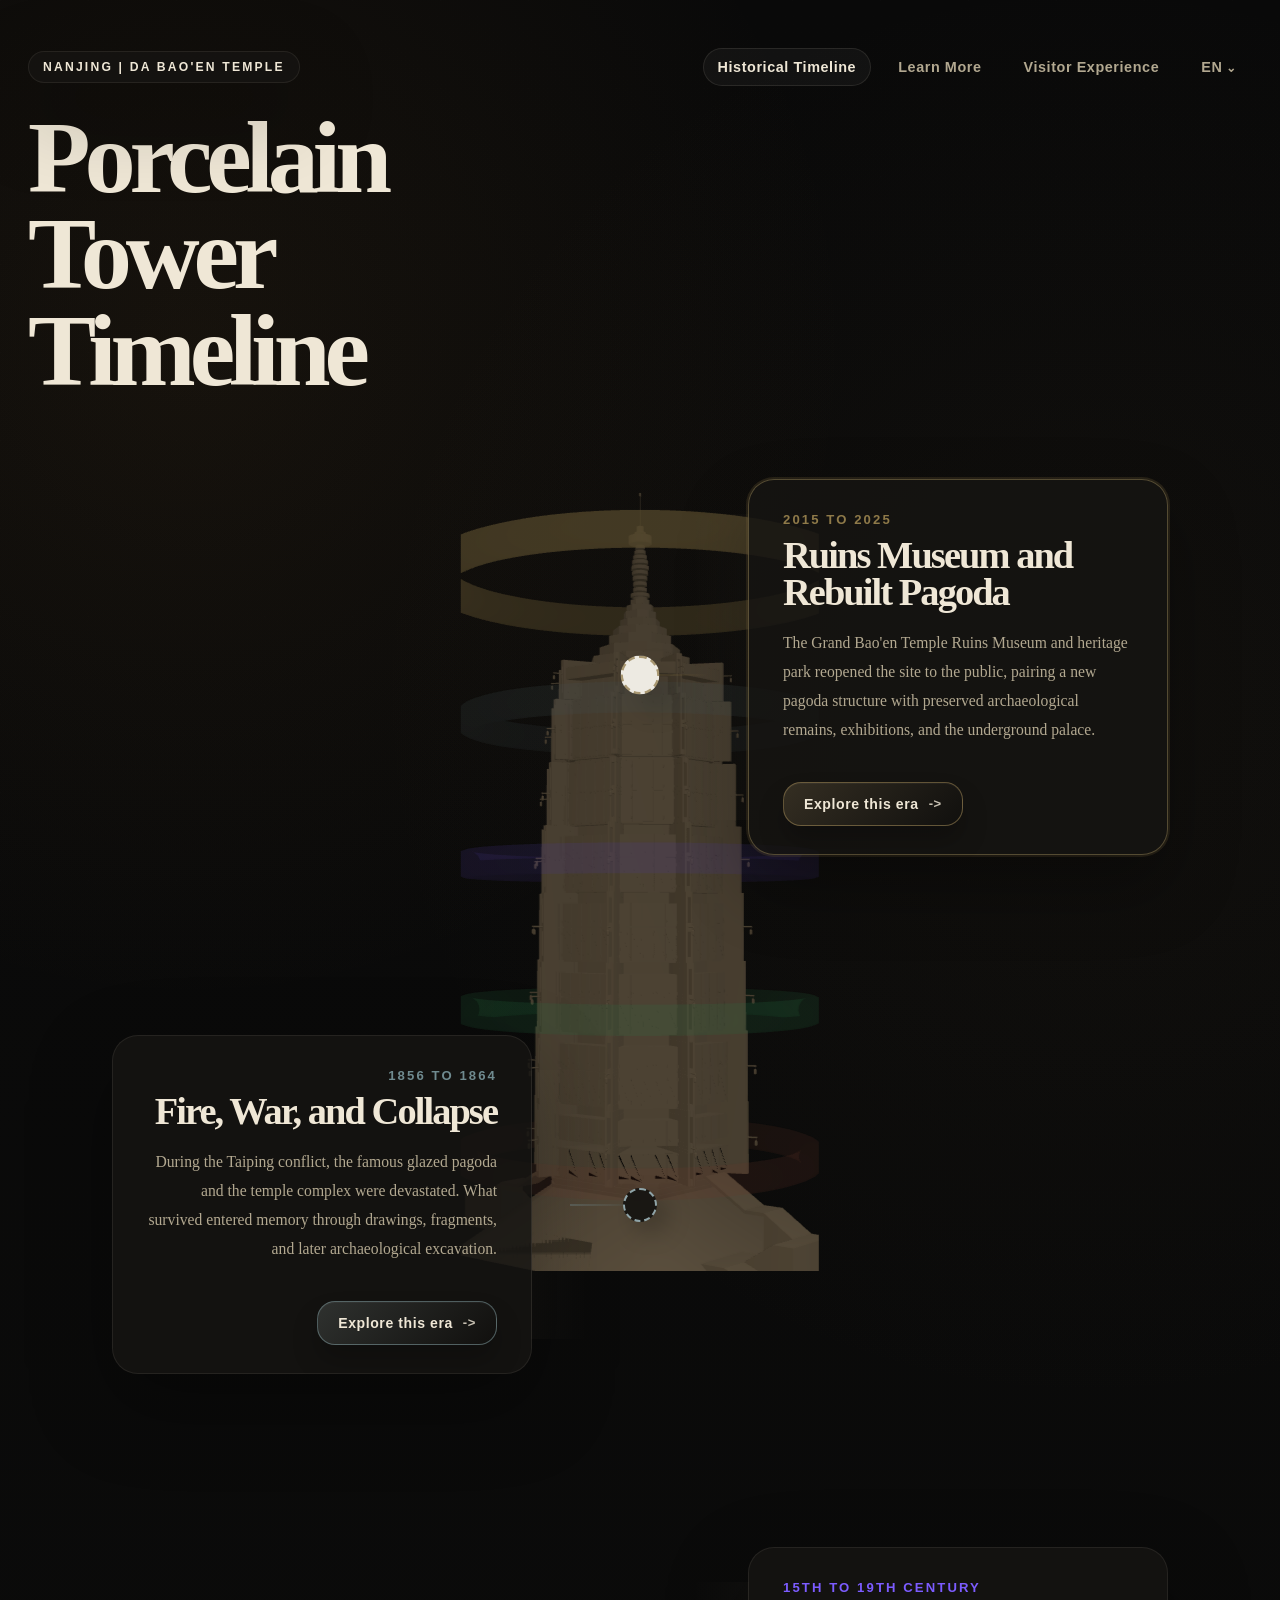
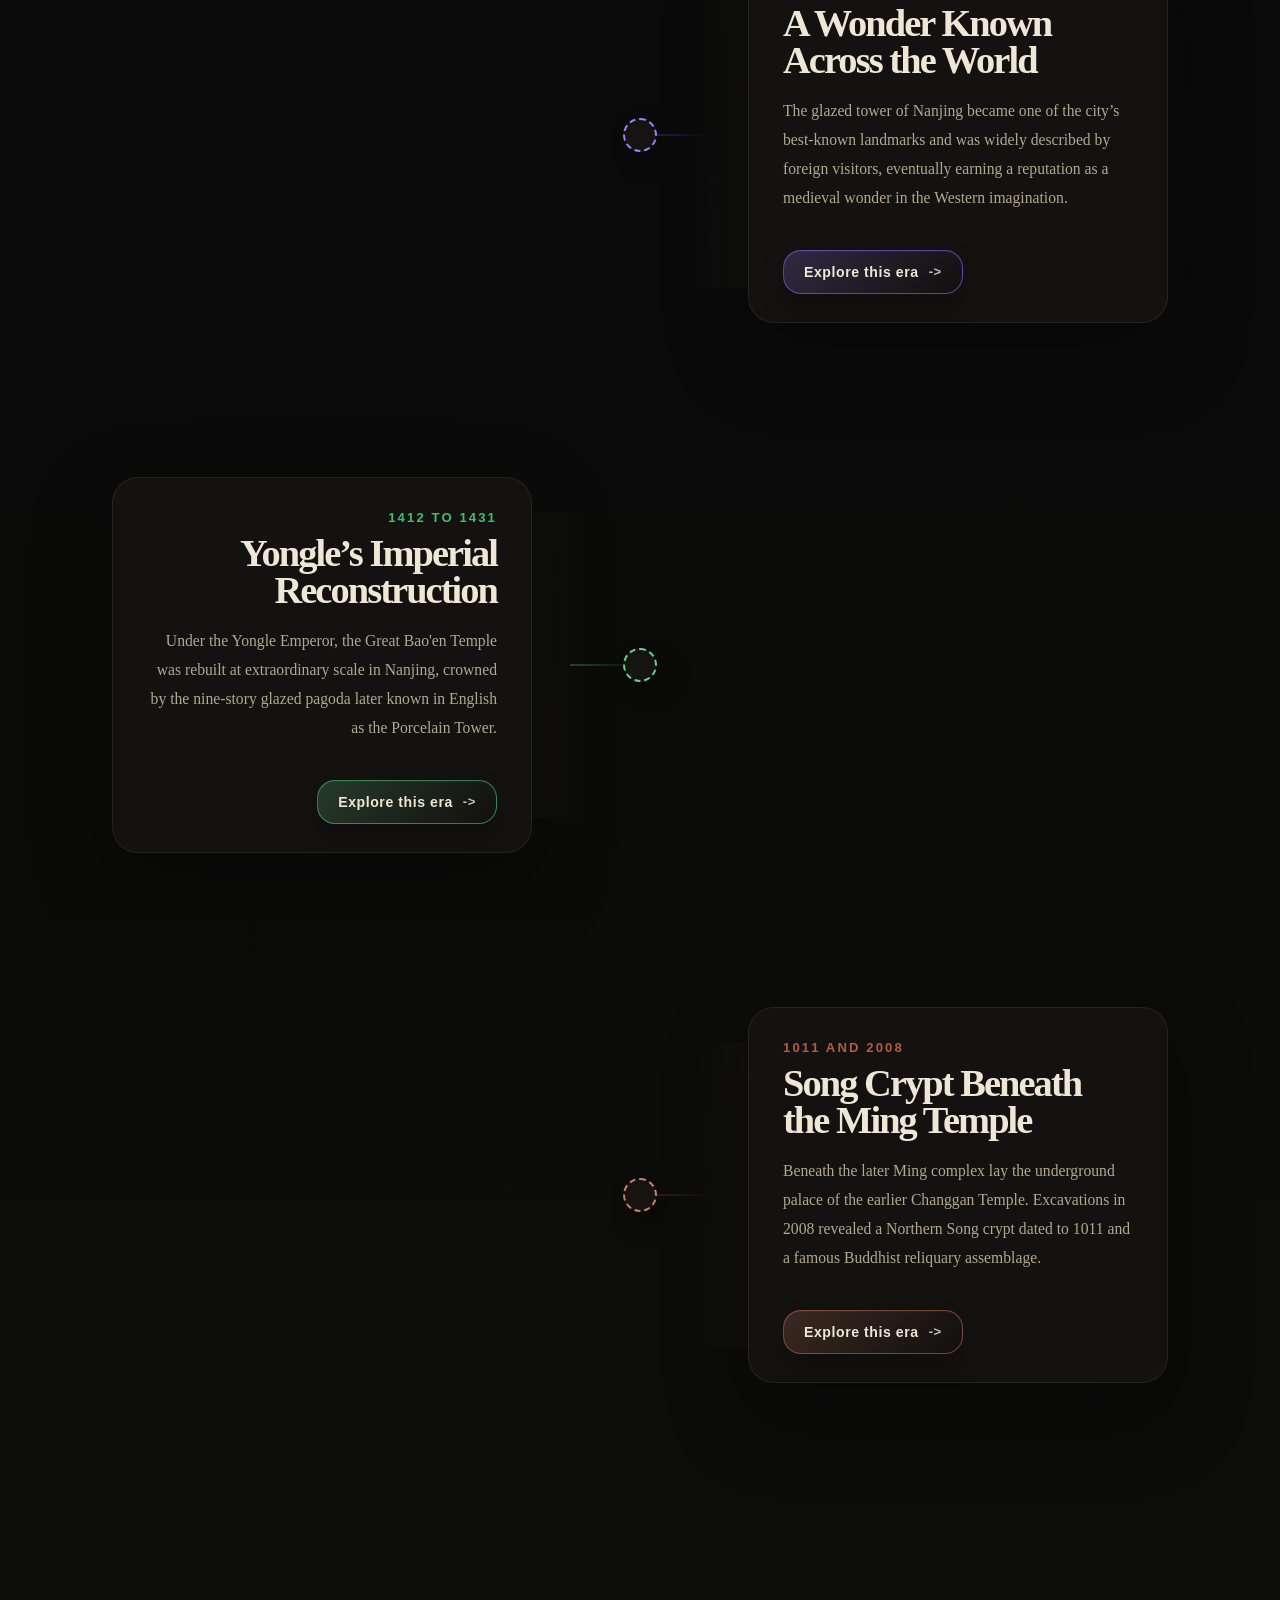
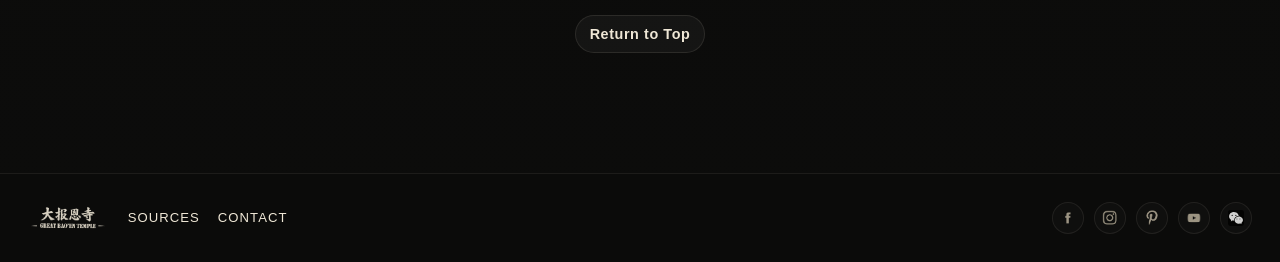
<file: index.html>
<!DOCTYPE html>
<html lang="en">
  <head>
    <meta charset="UTF-8" />
    <meta name="viewport" content="width=device-width, initial-scale=1.0" />
    <title>Great Bao'en Temple Timeline</title>
    <link rel="icon" type="image/png" href="./assets/icon.png" />
    <link rel="stylesheet" href="style.css?v=20260323b" />
    <script type="importmap">
      {
        "imports": {
          "three": "./assets/three.module.js"
        }
      }
    </script>
  </head>

  <body class="home-intro">
   
    <div class="intro-screen" aria-hidden="true">
    <div class="intro-stack">
      <img
        class="intro-logo"
        src="./assets/Logo.png"
        alt="Great Bao'en Temple logo"
      />
      <p class="intro-kicker">Nanjing | Great Bao'en Temple</p>
      <h1 class="intro-title">Porcelain Tower</h1>
      <p class="intro-subtitle">南京大报恩寺琉璃塔</p>
    </div>
  </div>



    <header class="hero">
      <div class="site-nav">
        <div class="brand-mark" data-i18n="brand_mark">Nanjing | Great Bao'en Temple</div>

        <nav class="top-nav" aria-label="Primary navigation">
          <a class="active" aria-current="page" href="./index.html" data-i18n="nav_timeline">Historical Timeline</a>
          <a href="./learn-more.html" data-i18n="nav_learn_more">Learn More</a>
          <a href="./visitor-experience.html" data-i18n="nav_visitor_experience">Visitor Experience</a>

          <div class="lang-dropdown">
            <button
              class="top-nav-lang"
              id="lang-toggle"
              type="button"
              aria-label="Language switcher"
              aria-haspopup="true"
              aria-expanded="false"
            >
              EN
            </button>

            <div class="lang-menu" id="lang-menu" hidden>
              <button type="button" class="lang-option" data-lang="en">English</button>
              <button type="button" class="lang-option" data-lang="zh">中文</button>
            </div>
          </div>
        </nav>
      </div>

      <h1 data-i18n="hero_title">Porcelain Tower Timeline</h1>
    </header>

    <main class="timeline-board">
      <div class="tower-column">
        <div class="tower-sticky">
          <!-- kb: removed this label for simplicity -->
          <!-- <div class="axis-label axis-label-top" data-i18n="axis_top">2025 Museum Era</div> -->
          <div class="scene-wrap">
            <canvas id="tower-canvas" aria-label="Interactive 3D temple timeline"></canvas>
            <div class="scene-status" id="scene-status" data-i18n="scene_status_initial">
              Initializing 3D tower...
            </div>
            <!-- <div class="stage-overlay">
              <div class="overlay-chip" data-i18n="overlay_hover">Hover tower to tilt</div>
              <div class="overlay-chip" data-i18n="overlay_click">Click tower to follow history</div>
            </div> -->
          </div>
          <!-- kb: removed this label for simplicity -->
          <!-- <div class="axis-label axis-label-bottom" data-i18n="axis_bottom">1011 Underground Palace</div> -->
        </div>
      </div>

      <section class="timeline-flow" aria-label="Temple timeline">
        <article class="timeline-row row-right" data-era="present" style="--accent: #8f7a49;">
          <div class="row-spacer"></div>
          <button class="node-button" type="button" data-era-trigger="present" aria-label="Jump to present era">
            <span></span>
          </button>
          <section class="timeline-card">
            <p class="card-year" data-i18n="present_year">from 2015 to 2025</p>
            <h2 data-i18n="present_title">Ruins Museum and Rebuilt Pagoda</h2>
            <p class="card-copy" data-i18n="present_copy">
              The Grand Bao'en Temple Ruins Museum and heritage park reopened the site to the
              public, pairing a new pagoda structure with preserved archaeological remains,
              exhibitions, and the underground palace.
            </p>
            <a class="era-button" href="./present.html" data-i18n="explore_button">Explore this era</a>
          </section>
        </article>

        <article class="timeline-row row-left" data-era="industrial" style="--accent: #6f8a8f;">
          <section class="timeline-card">
            <p class="card-year" data-i18n="industrial_year">from 1856 to 1864</p>
            <h2 data-i18n="industrial_title">Fire, War, and Collapse</h2>
            <p class="card-copy" data-i18n="industrial_copy">
              During the Taiping conflict, the famous glazed pagoda and the temple complex were
              devastated. What survived entered memory through drawings, fragments, and later
              archaeological excavation.
            </p>
            <a class="era-button" href="./industrial.html" data-i18n="explore_button">Explore this era</a>
          </section>
          <button class="node-button" type="button" data-era-trigger="industrial" aria-label="Jump to industrial era">
            <span></span>
          </button>
          <div class="row-spacer"></div>
        </article>

        <article class="timeline-row row-right" data-era="medieval" style="--accent: #7c5cff;">
          <div class="row-spacer"></div>
          <button class="node-button" type="button" data-era-trigger="medieval" aria-label="Jump to medieval era">
            <span></span>
          </button>
          <section class="timeline-card">
            <p class="card-year" data-i18n="medieval_year">from the 15th to the 19th centuries</p>
            <h2 data-i18n="medieval_title">A Wonder Known Across the World</h2>
            <p class="card-copy" data-i18n="medieval_copy">
              The glazed tower of Nanjing became one of the city’s best-known landmarks and was
              widely described by foreign visitors, eventually earning a reputation as a medieval
              wonder in the Western imagination.
            </p>
            <a class="era-button" href="./medieval.html" data-i18n="explore_button">Explore this era</a>
          </section>
        </article>

        <article class="timeline-row row-left" data-era="classical" style="--accent: #3fbf6f;">
          <section class="timeline-card">
            <p class="card-year" data-i18n="classical_year">from 1412 to 1431</p>
            <h2 data-i18n="classical_title">Yongle’s Imperial Reconstruction</h2>
            <p class="card-copy" data-i18n="classical_copy">
              Under the Yongle Emperor, the Great Bao'en Temple was rebuilt at extraordinary scale
              in Nanjing, crowned by the nine-story glazed pagoda later known in English as the
              Porcelain Tower.
            </p>
            <a class="era-button" href="./classical.html" data-i18n="explore_button">Explore this era</a>
          </section>
          <button class="node-button" type="button" data-era-trigger="classical" aria-label="Jump to classical era">
            <span></span>
          </button>
          <div class="row-spacer"></div>
        </article>

        <article class="timeline-row row-right" data-era="ancient" style="--accent: #b45b43;">
          <div class="row-spacer"></div>
          <button class="node-button" type="button" data-era-trigger="ancient" aria-label="Jump to ancient era">
            <span></span>
          </button>
          <section class="timeline-card">
            <p class="card-year" data-i18n="ancient_year">from 1011 to 2008</p>
            <h2 data-i18n="ancient_title">Song Crypt Beneath the Ming Temple</h2>
            <p class="card-copy" data-i18n="ancient_copy">
              Beneath the later Ming complex lay the underground palace of the earlier Changgan
              Temple. Excavations in 2008 revealed a Northern Song crypt dated to 1011 and a famous
              Buddhist reliquary assemblage.
            </p>
            <a class="era-button" href="./ancient.html" data-i18n="explore_button">Explore this era</a>
          </section>
        </article>
      </section>
    </main>

    <div class="transition-screen" id="transition-screen" aria-hidden="true">
      <div class="transition-line"></div>
      <div class="transition-title" data-i18n="transition_title">Entering the era</div>
    </div>

    <!-- Return to Top button -->
    <div class="return-top-wrapper">
      <button class="return-top" onclick="window.scrollTo({ top: 0, behavior: 'smooth' })">
        Return to Top
      </button>
    </div>

    <footer class="site-footer">
      <div class="footer-inner">
        <!-- left side links -->
        <div class="footer-left">
          <a href="./index.html" class="footer-logo">
            <img src="./assets/Logo-wordmark.png" alt="Logo for home page"/>
          </a>

          <div class="footer-links">
            <a href="./sources.html">Sources</a>
            <a href="./contact.html">Contact</a>   
          </div>
        </div>

        <!-- right side links --> 
        <div class="footer-social">
          <a href="https://www.facebook.com/" aria-label="Facebook">
            <img src="./assets/icon-fb.svg" alt="Facebook icon"/>
          </a>

          <a href="https://www.instagram.com/" aria-label="Instagram">
            <img src="./assets/icon-insta.svg" alt="Instagram icon"/>
          </a>

          <a href="https://www.pinterest.com/" aria-label="Pinterest">
            <img src="./assets/icon-pinterest.svg" alt="Pinterest icon"/>
          </a>

          <a href="https://www.youtube.com/" aria-label="YouTube">
            <img src="./assets/icon-youtube.svg" alt="YouTube icon"/>
          </a>

          <a href="https://www.wechat.com/" aria-label="WeChat">
            <img src="./assets/Wechat.svg" alt="WeChat icon"/>
          </a>

        </div>
      </div>
    </footer>

    <script src="lang-index.js"></script>
    <script type="module" src="main.js?v=20260323b"></script>
    <script>
      window.addEventListener("load", () => {
        const body = document.body;
        window.setTimeout(() => {
          body.classList.add("intro-finished");
        }, 1800);
      });
    </script>
  </body>
</html>
</file>
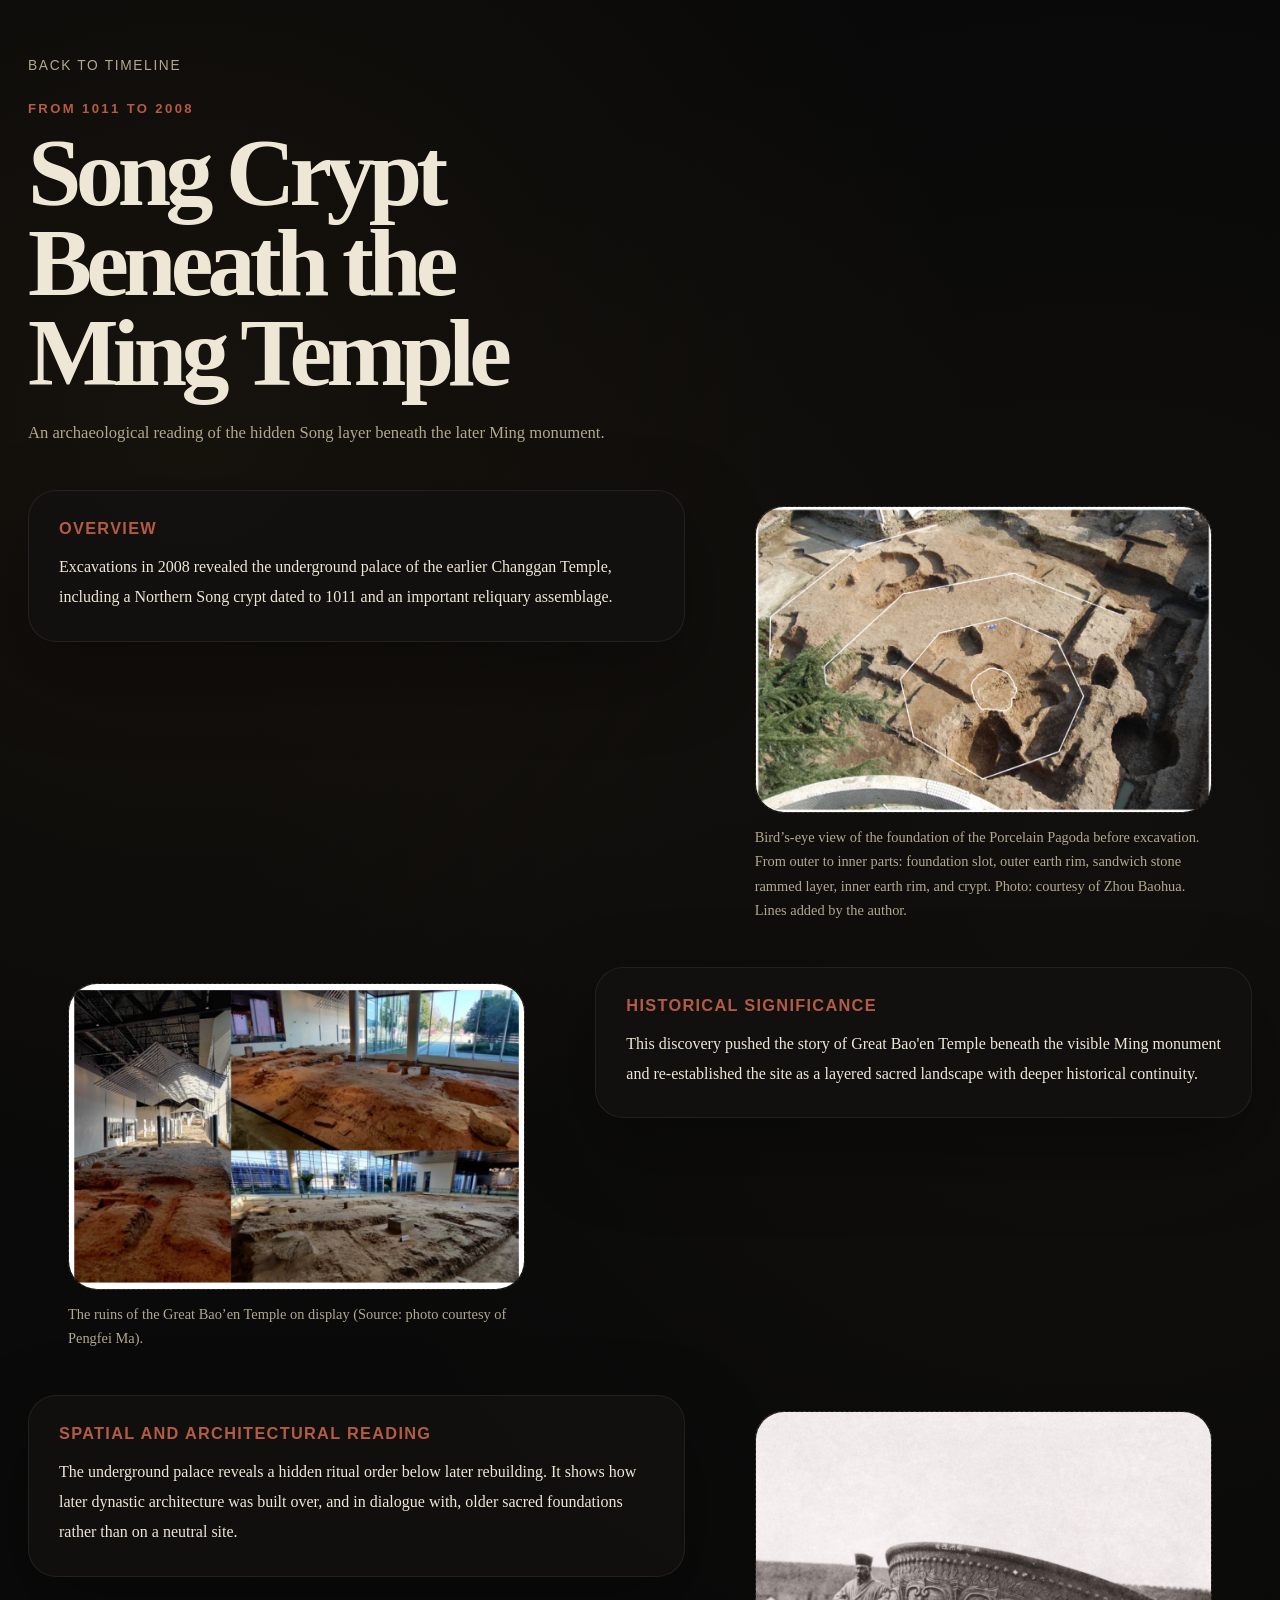
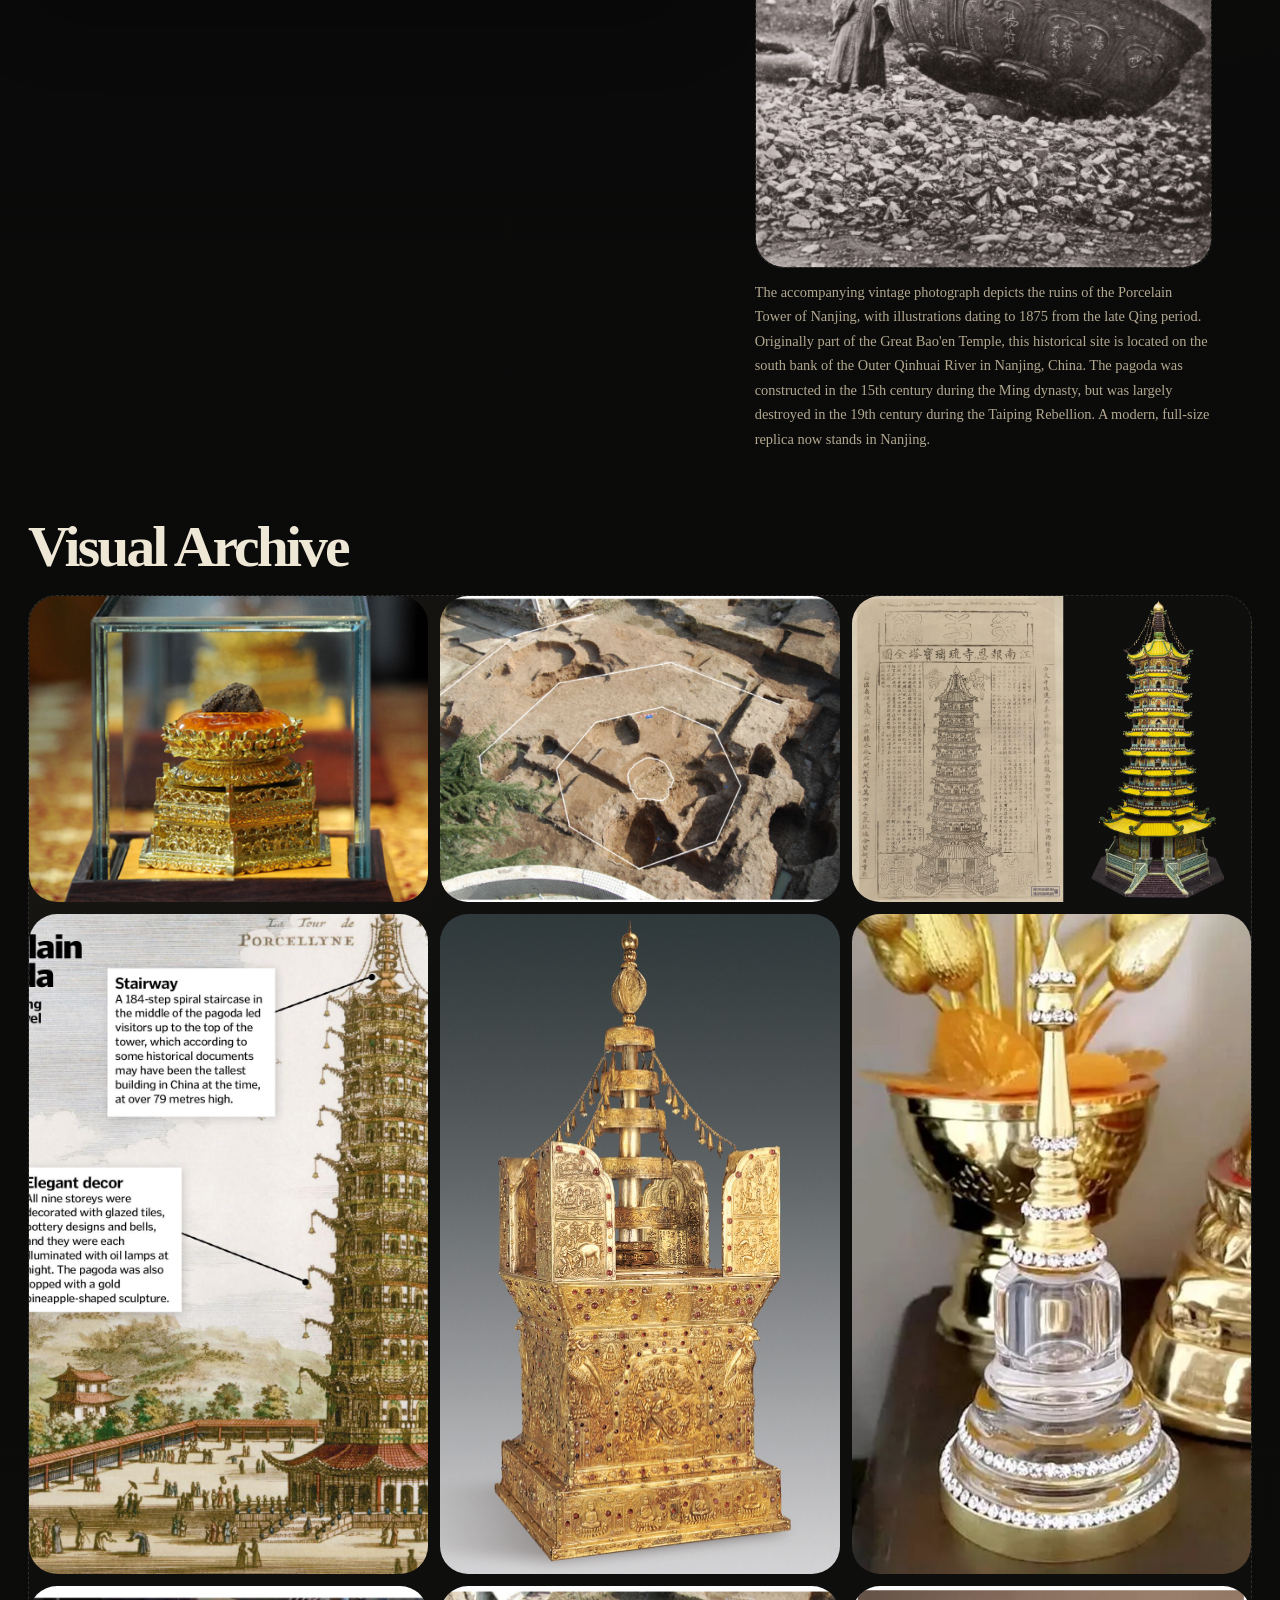
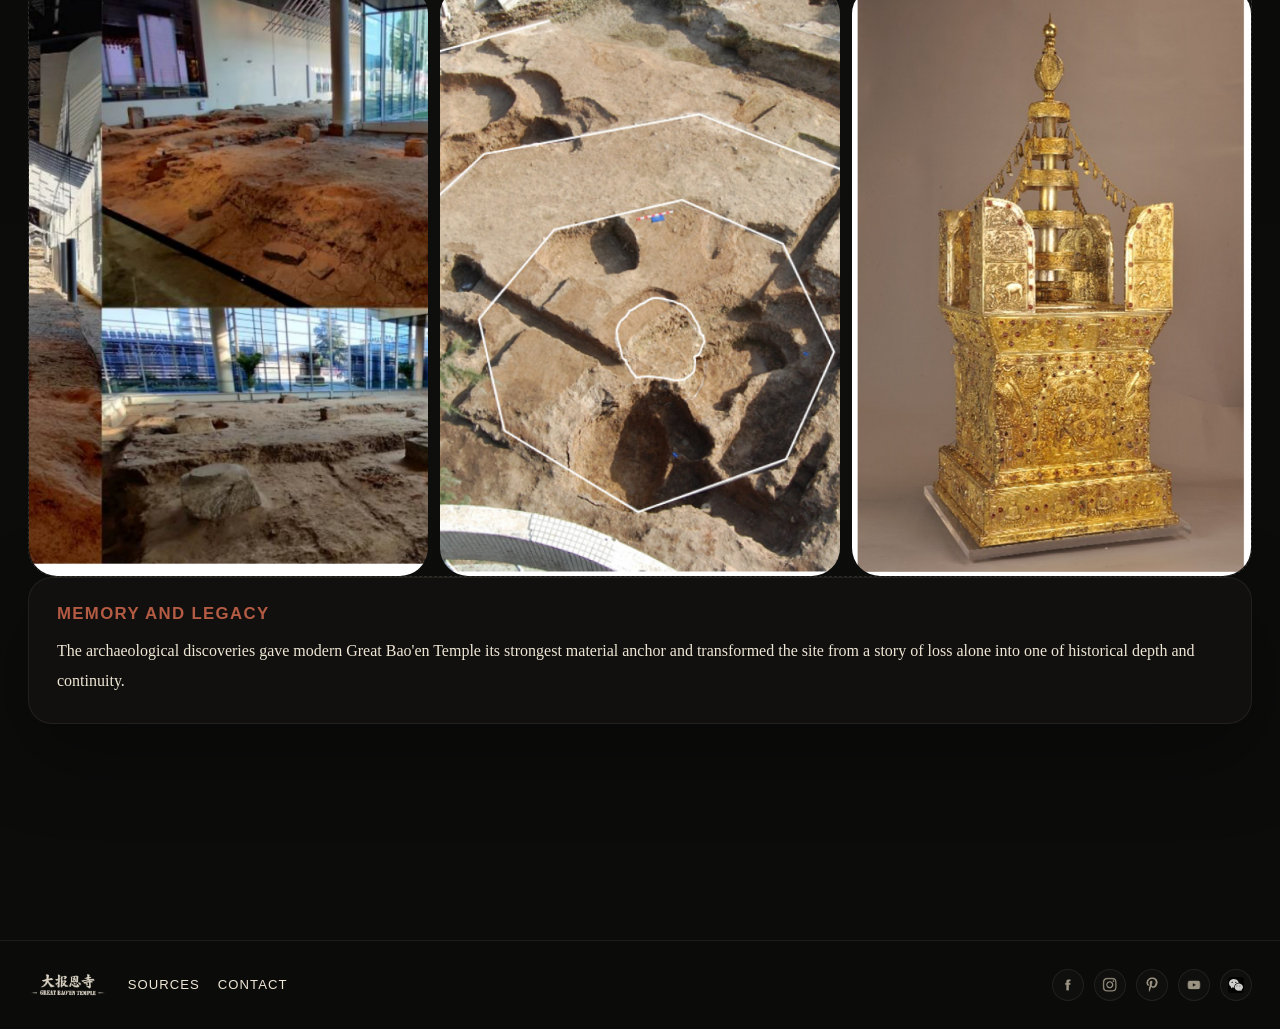
<file: ancient.html>
<!DOCTYPE html>
<html lang="en">

<head>
  <meta charset="UTF-8" />
  <meta name="viewport" content="width=device-width, initial-scale=1.0" />
  <title>Song Crypt Beneath the Ming Temple | Great Bao'en Temple</title>
  <link rel="icon" type="image/png" href="./assets/icon.png" />

  <link rel="stylesheet" href="style.css?v=20260323b" />
</head>

<body class="era-page" style="--era-accent: #b45b43;">
  <main class="era-layout entered">
    <a class="era-back" href="./index.html">Back to timeline</a>
    <section class="era-intro">
      <p class="era-kicker">from 1011 to 2008</p>
      <h1 class="era-title">Song Crypt Beneath the Ming Temple</h1>
      <p class="era-intro-copy">An archaeological reading of the hidden Song layer beneath the later Ming monument.</p>
    </section>

    <section class="era-flow">
      <section class="era-block">
        <div class="era-text-card">
          <h2>Overview</h2>
          <p>Excavations in 2008 revealed the underground palace of the earlier Changgan Temple, including a Northern
            Song crypt dated to 1011 and an important reliquary assemblage.</p>
        </div>
        <figure class="era-media-card">
          <div class="era-figure-frame"><img src="https://kewusir.github.io/Da-Bao-en-Porcelain-Tower/photos/ancient/Changgan_Monastery.png" alt="Changgan_Monastery" />
          </div>
          <figcaption class="era-caption">Bird’s-eye view of the foundation of the Porcelain Pagoda before excavation. From outer to inner parts: foundation slot, outer earth rim, sandwich stone rammed layer, inner earth rim, and crypt. Photo: courtesy of Zhou Baohua. Lines added by the author.</figcaption>
        </figure>
      </section>

      <section class="era-block image-left">
        <figure class="era-media-card">
          <div class="era-figure-frame"><img src="https://kewusir.github.io/Da-Bao-en-Porcelain-Tower/photos/ancient/Urban_Heritage.png" alt="The ruins of the Great Bao’en Temple on display (Source: photo courtesy of Pengfei Ma)." /></div>
          <figcaption class="era-caption">The ruins of the Great Bao’en Temple on display (Source: photo courtesy of Pengfei Ma).</figcaption>
        </figure>
        <div class="era-text-card">
          <h2>Historical Significance</h2>
          <p>This discovery pushed the story of Great Bao'en Temple Temple beneath the visible Ming monument and
            re-established the
            site as a layered sacred landscape with deeper historical continuity.</p>
        </div>
      </section>

      <section class="era-block">
        <div class="era-text-card">
          <h2>Spatial and Architectural Reading</h2>
          <p>The underground palace reveals a hidden ritual order below later rebuilding. It shows how later dynastic
            architecture was built over, and in dialogue with, older sacred foundations rather than on a neutral site.
          </p>
        </div>
        <figure class="era-media-card">
          <div class="era-figure-frame"><img src="https://kewusir.github.io/Da-Bao-en-Porcelain-Tower/photos/ancient/1875.png" alt="1875" />
          </div>
          <figcaption class="era-caption">The accompanying vintage photograph depicts the ruins of the Porcelain Tower of Nanjing, with illustrations dating to 1875 from the late Qing period. Originally part of the Great Bao'en Temple, this historical site is located on the south bank of the Outer Qinhuai River in Nanjing, China. The pagoda was constructed in the 15th century during the Ming dynasty, but was largely destroyed in the 19th century during the Taiping Rebellion. A modern, full-size replica now stands in Nanjing.</figcaption>
        </figure>
      </section>
    </section>

    <section class="era-section">
      <h2 class="era-section-title">Visual Archive</h2>
      <div class="era-wide-frame">
        <img src="https://kewusir.github.io/Da-Bao-en-Porcelain-Tower/photos/ancient/Buddharemains.jpg" alt="Buddha remains' unveiled in E China temple" />
        <img src="https://kewusir.github.io/Da-Bao-en-Porcelain-Tower/photos/ancient/Changgan_Monastery.png" alt="Thai Buddha Stupa Relic Container Acrylic Crystal Casket 4 Display Case Altar" />
        <img src="https://kewusir.github.io/Da-Bao-en-Porcelain-Tower/photos/ancient/700.png" alt="Buddha remains' unveiled in E China temple" />
        <img src="https://kewusir.github.io/Da-Bao-en-Porcelain-Tower/photos/ancient/mapstatue.jpg" alt="Buddha remains' unveiled in E China temple" />
        <img src="https://kewusir.github.io/Da-Bao-en-Porcelain-Tower/photos/ancient/stupa.jpg" alt="Buddha remains' unveiled in E China temple" />
        <img src="https://kewusir.github.io/Da-Bao-en-Porcelain-Tower/photos/ancient/Thai.jpg" alt="Buddha remains' unveiled in E China temple" />
        <img src="https://kewusir.github.io/Da-Bao-en-Porcelain-Tower/photos/ancient/Urban_Heritage.png" alt="Buddha remains' unveiled in E China temple" />
        <img src="https://kewusir.github.io/Da-Bao-en-Porcelain-Tower/photos/ancient/Changgan_Monastery.png" alt="Buddha remains' unveiled in E China temple" />
        <img src="https://kewusir.github.io/Da-Bao-en-Porcelain-Tower/photos/ancient/stupa2.png" alt="Buddha remains' unveiled in E China temple" />
      </div>
      <div class="era-panels">
        <section class="era-panel">
          <h2>Memory and Legacy</h2>
          <p>The archaeological discoveries gave modern Great Bao'en Temple its strongest material anchor and transformed the
            site from a story of loss alone into one of historical depth and continuity.</p>
        </section>
      </div>
    </section>
  </main>

  <footer class="site-footer">
      <div class="footer-inner">
        <!-- left side links -->
        <div class="footer-left">
          <a href="./index.html" class="footer-logo">
            <img src="./assets/Logo-wordmark.png" alt="Logo for home page"/>
          </a>

          <div class="footer-links">
            <a href="./sources.html">Sources</a>
            <a href="./contact.html">Contact</a>   
          </div>
        </div>

        <!-- right side links --> 
        <div class="footer-social">
          <a href="https://www.facebook.com/" aria-label="Facebook">
            <img src="./assets/icon-fb.svg" alt="Facebook icon"/>
          </a>

          <a href="https://www.instagram.com/" aria-label="Instagram">
            <img src="./assets/icon-insta.svg" alt="Instagram icon"/>
          </a>

          <a href="https://www.pinterest.com/" aria-label="Pinterest">
            <img src="./assets/icon-pinterest.svg" alt="Pinterest icon"/>
          </a>

          <a href="https://www.youtube.com/" aria-label="YouTube">
            <img src="./assets/icon-youtube.svg" alt="YouTube icon"/>
          </a>

          <a href="https://www.wechat.com/" aria-label="WeChat">
            <img src="./assets/Wechat.svg" alt="WeChat icon"/>
          </a>

        </div>
      </div>
    </footer>

  <script>
  (function () {
    const translations = {
      en: {
        title: "Song Crypt Beneath the Ming Temple | Great Bao'en Temple",
        back: "Back to timeline",
        kicker: "from 1011 to 2008",
        hero: "Song Crypt Beneath the Ming Temple",
        intro:
          "An archaeological reading of the hidden Song layer beneath the later Ming monument.",
        overviewTitle: "Overview",
        overviewCopy:
          "Excavations in 2008 revealed the underground palace of the earlier Changgan Temple, including a Northern Song crypt dated to 1011 and an important reliquary assemblage.",
        caption1:
          "Bird’s-eye view of the foundation of the Porcelain Pagoda before excavation. From outer to inner parts: foundation slot, outer earth rim, sandwich stone rammed layer, inner earth rim, and crypt. Photo: courtesy of Zhou Baohua. Lines added by the author.",
        significanceTitle: "Historical Significance",
        significanceCopy:
          "This discovery pushed the story of Great Bao'en Temple beneath the visible Ming monument and re-established the site as a layered sacred landscape with deeper historical continuity.",
        caption2:
          "The ruins of the Great Bao’en Temple on display (Source: photo courtesy of Pengfei Ma).",
        spatialTitle: "Spatial and Architectural Reading",
        spatialCopy:
          "The underground palace reveals a hidden ritual order below later rebuilding. It shows how later dynastic architecture was built over, and in dialogue with, older sacred foundations rather than on a neutral site.",
        caption3:
          "The accompanying vintage photograph depicts the ruins of the Porcelain Tower of Nanjing, with illustrations dating to 1875 from the late Qing period. Originally part of the Great Bao'en Temple, this historical site is located on the south bank of the Outer Qinhuai River in Nanjing, China. The pagoda was constructed in the 15th century during the Ming dynasty, but was largely destroyed in the 19th century during the Taiping Rebellion. A modern, full-size replica now stands in Nanjing.",
        archiveTitle: "Visual Archive",
        memoryTitle: "Memory and Legacy",
        memoryCopy:
          "The archaeological discoveries gave modern Great Bao'en Temple its strongest material anchor and transformed the site from a story of loss alone into one of historical depth and continuity.",
        sources: "Sources",
        contact: "Contact"
      },
      zh: {
        title: "明代寺院之下的宋代地宫 | 大报恩寺",
        back: "返回时间线",
        kicker: "1011年至2008年",
        hero: "明代寺院之下的宋代地宫",
        intro:
          "这是一次对晚明纪念性建筑之下隐匿的宋代历史层的考古解读。",
        overviewTitle: "概述",
        overviewCopy:
          "2008年的考古发掘揭示了更早期长干寺的地下宫殿，其中包括一座纪年为1011年的北宋地宫以及一组重要的舍利器组合。",
        caption1:
          "琉璃塔发掘前塔基的鸟瞰图。由外至内依次为：地槽、外土圈、夹石夯土层、内土圈与地宫。照片由周保华提供，线条为作者后加。",
        significanceTitle: "历史意义",
        significanceCopy:
          "这项发现将大报恩寺的历史追溯到可见明代建筑之下，并重新确立了该遗址作为一处具有更深历史连续性的层累圣地景观。",
        caption2:
          "展陈中的大报恩寺遗址（图片来源：马鹏飞提供）。",
        spatialTitle: "空间与建筑解读",
        spatialCopy:
          "地下宫殿揭示了后世重建之下隐蔽的仪式秩序。它表明，后来的王朝建筑并非建立在一块中性的空地之上，而是覆盖并回应着更早的神圣基础。",
        caption3:
          "这张历史照片展示了南京琉璃塔的遗址，附图年代可追溯至1875年的清末时期。琉璃塔原属大报恩寺，位于中国南京外秦淮河南岸。该塔建于明代十五世纪，但在十九世纪太平天国战争中大部分毁坏。如今南京已建有一座现代等比例复建塔。",
        archiveTitle: "视觉档案",
        memoryTitle: "记忆与遗产",
        memoryCopy:
          "这些考古发现为现代大报恩寺提供了最坚实的物质锚点，也使这处遗址从单纯关于失落的叙述，转变为关于历史深度与连续性的故事。",
        sources: "资料来源",
        contact: "联系方式"
      }
    };

    const lang = localStorage.getItem("dabaoen-lang") || "en";
    const dict = translations[lang] || translations.en;

    document.documentElement.lang = lang === "zh" ? "zh-CN" : "en";
    document.title = dict.title;

    const textCards = document.querySelectorAll(".era-text-card");
    const captions = document.querySelectorAll(".era-caption");
    const footerLinks = document.querySelectorAll(".footer-links a");
    const panels = document.querySelectorAll(".era-panel");

    const back = document.querySelector(".era-back");
    const kicker = document.querySelector(".era-kicker");
    const hero = document.querySelector(".era-title");
    const intro = document.querySelector(".era-intro-copy");
    const archiveTitle = document.querySelector(".era-section-title");

    if (back) back.textContent = dict.back;
    if (kicker) kicker.textContent = dict.kicker;
    if (hero) hero.textContent = dict.hero;
    if (intro) intro.textContent = dict.intro;

    if (textCards[0]) {
      const h2 = textCards[0].querySelector("h2");
      const p = textCards[0].querySelector("p");
      if (h2) h2.textContent = dict.overviewTitle;
      if (p) p.textContent = dict.overviewCopy;
    }

    if (captions[0]) captions[0].textContent = dict.caption1;

    if (textCards[1]) {
      const h2 = textCards[1].querySelector("h2");
      const p = textCards[1].querySelector("p");
      if (h2) h2.textContent = dict.significanceTitle;
      if (p) p.textContent = dict.significanceCopy;
    }

    if (captions[1]) captions[1].textContent = dict.caption2;

    if (textCards[2]) {
      const h2 = textCards[2].querySelector("h2");
      const p = textCards[2].querySelector("p");
      if (h2) h2.textContent = dict.spatialTitle;
      if (p) p.textContent = dict.spatialCopy;
    }

    if (captions[2]) captions[2].textContent = dict.caption3;
  

    if (panels[0]) {
      const h2 = panels[0].querySelector("h2");
      const p = panels[0].querySelector("p");
      if (h2) h2.textContent = dict.memoryTitle;
      if (p) p.textContent = dict.memoryCopy;
    }

    if (footerLinks[0]) footerLinks[0].textContent = dict.sources;
    if (footerLinks[1]) footerLinks[1].textContent = dict.contact;
  })();
</script>


</body>


</html>
</file>
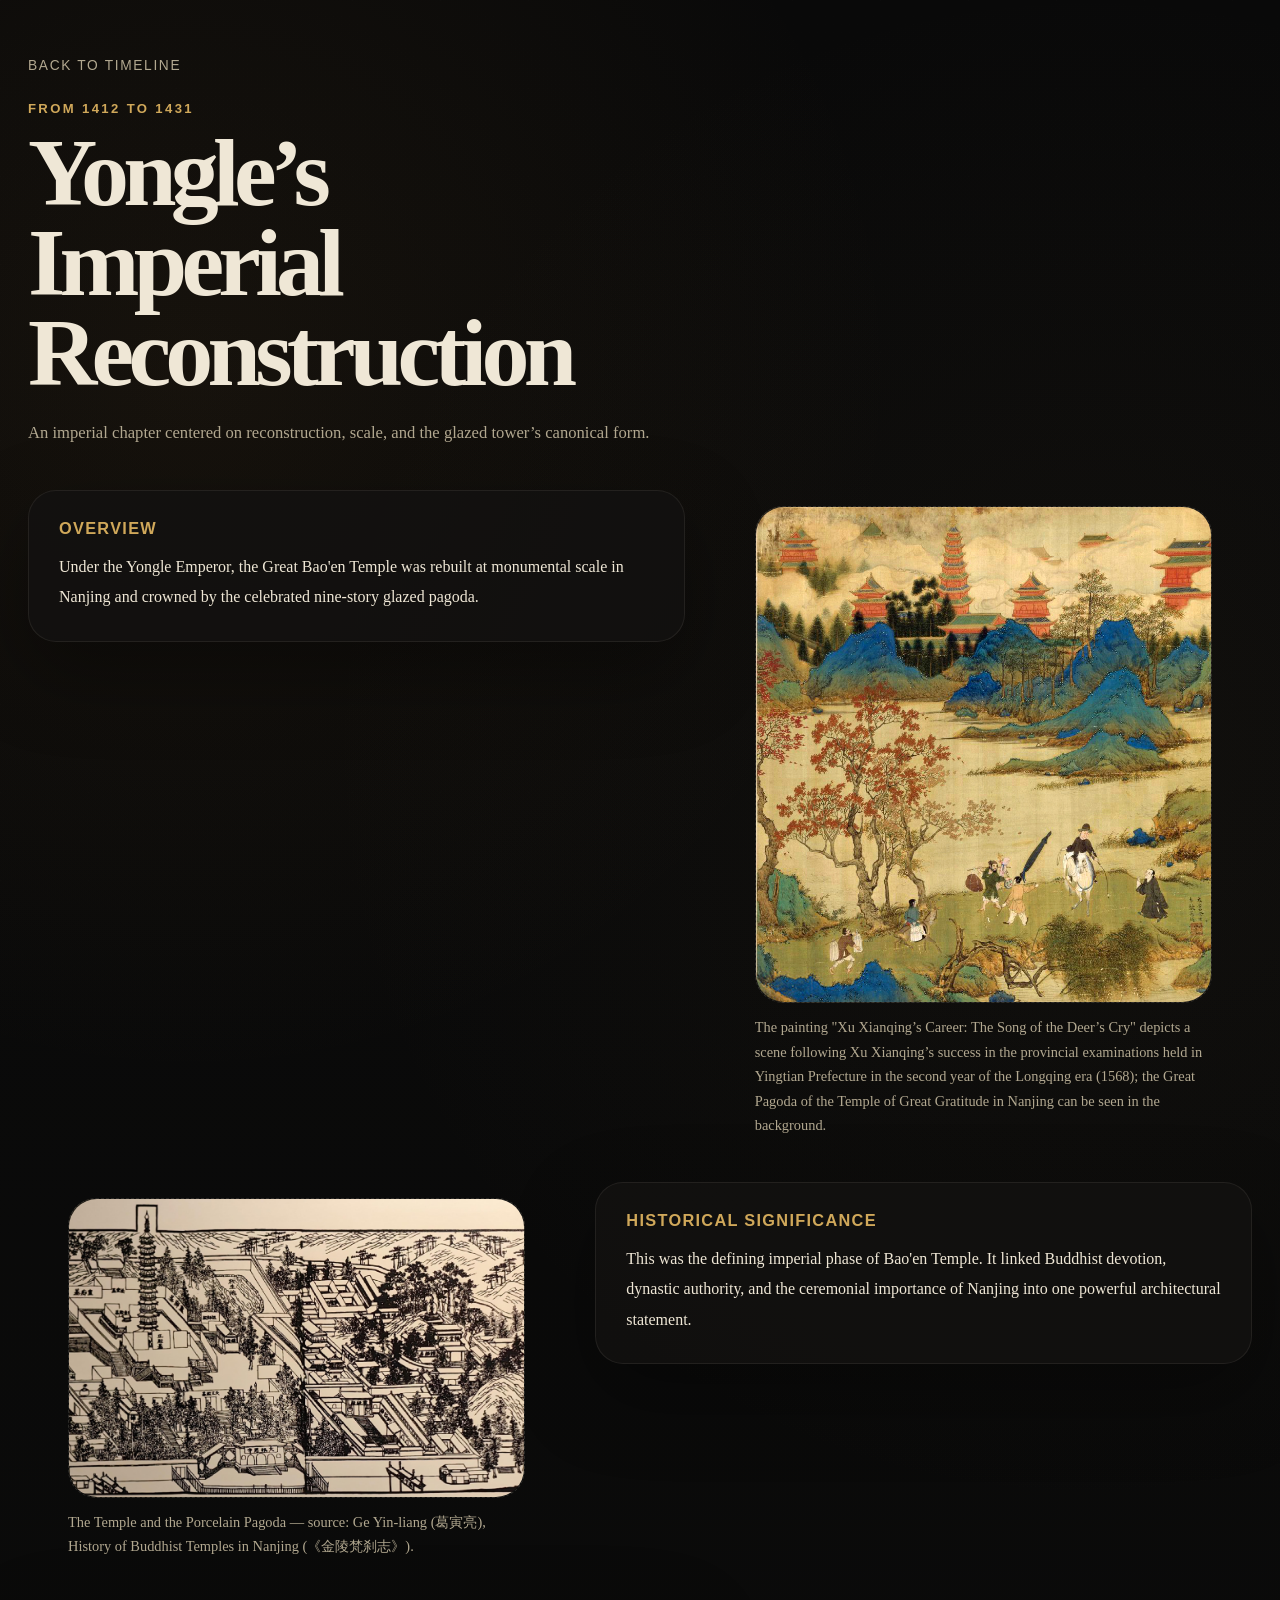
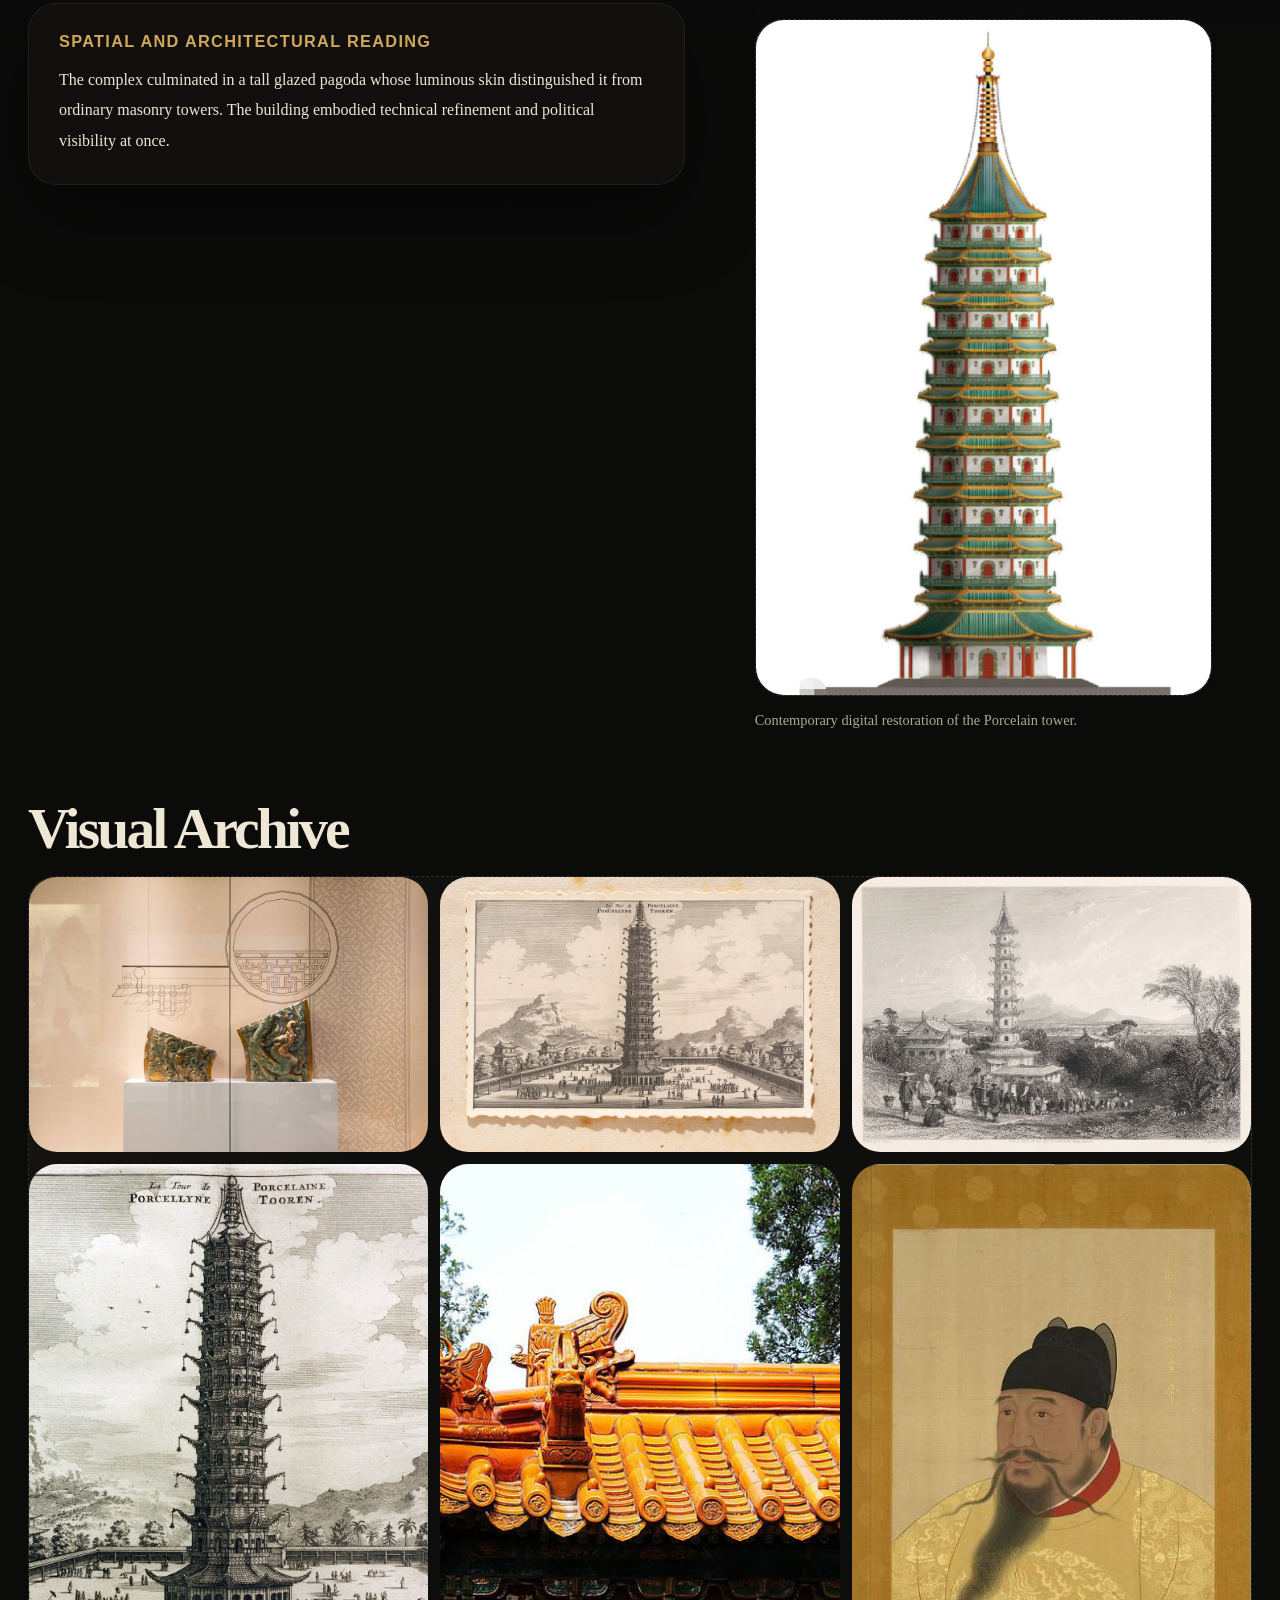
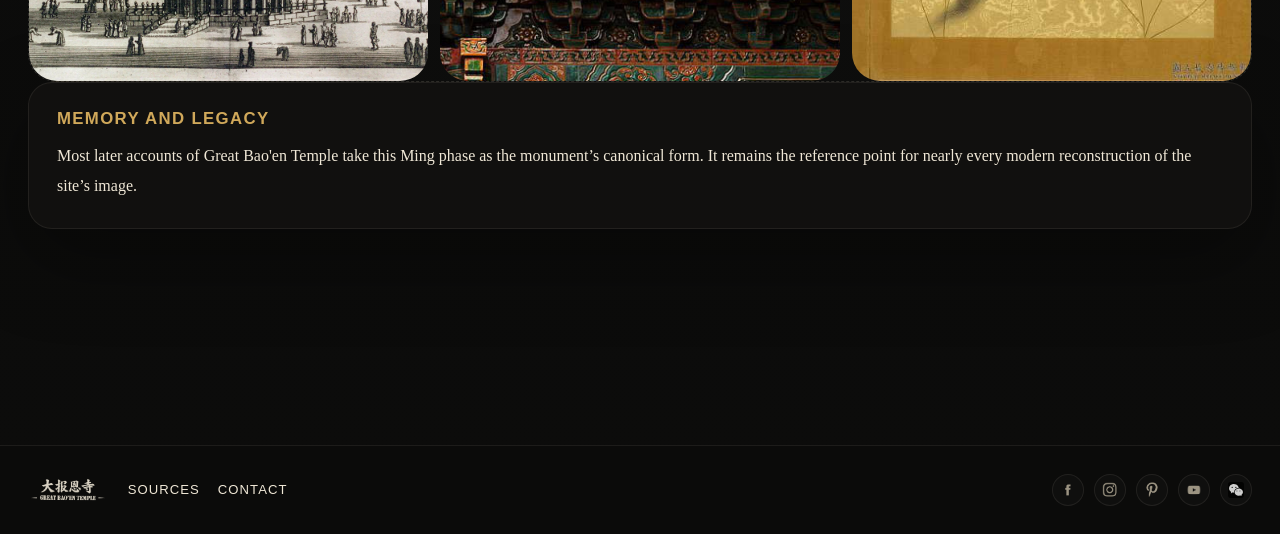
<file: classical.html>
<!DOCTYPE html>
<html lang="en">
  <head>
    <meta charset="UTF-8" />
    <meta name="viewport" content="width=device-width, initial-scale=1.0" />
    <title>Yongle’s Imperial Reconstruction | Great Bao'en Temple</title>
    <link rel="stylesheet" href="style.css?v=20260323b" />
    <link rel="icon" type="image/png" href="./assets/icon.png" />

  </head>
  <body class="era-page" style="--era-accent: #d0a85a;">
    <main class="era-layout entered">
      <a class="era-back" href="./index.html">Back to timeline</a>
      <section class="era-intro">
        <p class="era-kicker">from 1412 to 1431</p>
        <h1 class="era-title">Yongle’s Imperial Reconstruction</h1>
        <p class="era-intro-copy">An imperial chapter centered on reconstruction, scale, and the glazed tower’s canonical form.</p>
      </section>

      <section class="era-flow">
        <section class="era-block">
          <div class="era-text-card">
            <h2>Overview</h2>
            <p>Under the Yongle Emperor, the Great Bao'en Temple was rebuilt at monumental scale in Nanjing and crowned by the celebrated nine-story glazed pagoda.</p>
          </div>
          <figure class="era-media-card">
            <div class="era-figure-frame">
              <img src="https://kewusir.github.io/Da-Bao-en-Porcelain-Tower/photos/classical/Xu_Xianqing_part04.jpg" alt="Xu Xianqing’s Career painting with the Great Pagoda of the Temple of Great Gratitude in the background" />
            </div>
            <figcaption class="era-caption">The painting "Xu Xianqing’s Career: The Song of the Deer’s Cry" depicts a scene following Xu Xianqing’s success in the provincial examinations held in Yingtian Prefecture in the second year of the Longqing era (1568); the Great Pagoda of the Temple of Great Gratitude in Nanjing can be seen in the background.
            </figcaption>
          </figure>
        </section>

        <section class="era-block image-left">
          <figure class="era-media-card">
            <div class="era-figure-frame">
              <img src="https://kewusir.github.io/Da-Bao-en-Porcelain-Tower/photos/classical/zhu.jpg" alt="The Temple and the Porcelain Pagoda from History of Buddhist Temples in Nanjing" />
            </div>
            <figcaption class="era-caption">The Temple and the Porcelain Pagoda — source: Ge Yin-liang (葛寅亮), History of Buddhist Temples in Nanjing (《金陵梵刹志》).</figcaption>
          </figure>
          <div class="era-text-card">
            <h2>Historical Significance</h2>
            <p>This was the defining imperial phase of Bao'en Temple. It linked Buddhist devotion, dynastic authority, and the ceremonial importance of Nanjing into one powerful architectural statement.</p>
          </div>
        </section>

        <section class="era-block">
          <div class="era-text-card">
            <h2>Spatial and Architectural Reading</h2>
            <p>The complex culminated in a tall glazed pagoda whose luminous skin distinguished it from ordinary masonry towers. The building embodied technical refinement and political visibility at once.</p>
          </div>
          <figure class="era-media-card">
            <div class="era-figure-frame"><img src="https://kewusir.github.io/Da-Bao-en-Porcelain-Tower/photos/classical/Digital%20restoration%20of%20the%20Porcelain%20tower.jpg" alt="Contemporary digital restoration of the Porcelain tower" />
            </div>
            <figcaption class="era-caption">Contemporary digital restoration of the Porcelain tower.</figcaption>
          </figure>
        </section>
      </section>

      <section class="era-section">
        <h2 class="era-section-title">Visual Archive</h2>
        <div class="era-wide-frame">
          <img src="https://kewusir.github.io/Da-Bao-en-Porcelain-Tower/photos/classical/Colored%20glazed%20bricks%20with%20dragon%20pattern%20unearthed%20in%20Nanjing.jpeg" alt="The Temple and the Porcelain Pagoda from History of Buddhist Temples in Nanjing" />
          <img src="https://kewusir.github.io/Da-Bao-en-Porcelain-Tower/photos/classical/684.jpg" alt="The Temple and the Porcelain Pagoda from History of Buddhist Temples in Nanjing" />
          <img src="https://kewusir.github.io/Da-Bao-en-Porcelain-Tower/photos/classical/706.jpg" alt="The Temple and the Porcelain Pagoda from History of Buddhist Temples in Nanjing" />
          <img src="https://kewusir.github.io/Da-Bao-en-Porcelain-Tower/photos/classical/1665-JohanNieuhof-PorcelainTowerOfNankin.webp" alt="The Temple and the Porcelain Pagoda from History of Buddhist Temples in Nanjing" />
           <img src="https://kewusir.github.io/Da-Bao-en-Porcelain-Tower/photos/classical/glazed%20surface.jpg" alt="The Temple and the Porcelain Pagoda from History of Buddhist Temples in Nanjing" />
           <img src="https://kewusir.github.io/Da-Bao-en-Porcelain-Tower/photos/classical/portrait_paintings_of_emperors_of_the_ming_dynasty_in_the_national_palace_museum-affc73-640.jpg" alt="Portrait paintings of emperors of the Ming dynasty in the National Palace Museum" />

    
        </div>
        <div class="era-panels">
          <section class="era-panel">
            <h2>Memory and Legacy</h2>
            <p>Most later accounts of Great Bao'en Temple take this Ming phase as the monument’s canonical form. It remains the reference point for nearly every modern reconstruction of the site’s image.</p>
          </section>
        </div>
      </section>
    </main>

    <footer class="site-footer">
      <div class="footer-inner">
        <!-- left side links -->
        <div class="footer-left">
          <a href="./index.html" class="footer-logo">
            <img src="./assets/Logo-wordmark.png" alt="Logo for home page"/>
          </a>

          <div class="footer-links">
            <a href="./sources.html">Sources</a>
            <a href="./contact.html">Contact</a>   
          </div>
        </div>

        <!-- right side links --> 
        <div class="footer-social">
          <a href="https://www.facebook.com/" aria-label="Facebook">
            <img src="./assets/icon-fb.svg" alt="Facebook icon"/>
          </a>

          <a href="https://www.instagram.com/" aria-label="Instagram">
            <img src="./assets/icon-insta.svg" alt="Instagram icon"/>
          </a>

          <a href="https://www.pinterest.com/" aria-label="Pinterest">
            <img src="./assets/icon-pinterest.svg" alt="Pinterest icon"/>
          </a>

          <a href="https://www.youtube.com/" aria-label="YouTube">
            <img src="./assets/icon-youtube.svg" alt="YouTube icon"/>
          </a>
          <a href="https://www.wechat.com/" aria-label="WeChat">
            <img src="./assets/Wechat.svg" alt="WeChat icon"/>
          </a>

        </div>
      </div>
    </footer>

    <script>
  (function () {
    const translations = {
      en: {
        title: "Yongle’s Imperial Reconstruction | Great Bao'en Temple",
        back: "Back to timeline",
        kicker: "from 1412 to 1431",
        hero: "Yongle’s Imperial Reconstruction",
        intro:
          "An imperial chapter centered on reconstruction, scale, and the glazed tower’s canonical form.",
        overviewTitle: "Overview",
        overviewCopy:
          "Under the Yongle Emperor, the Great Bao'en Temple was rebuilt at monumental scale in Nanjing and crowned by the celebrated nine-story glazed pagoda.",
        caption1:
          "The painting \"Xu Xianqing’s Career: The Song of the Deer’s Cry\" depicts a scene following Xu Xianqing’s success in the provincial examinations held in Yingtian Prefecture in the second year of the Longqing era (1568); the Great Pagoda of the Temple of Great Gratitude in Nanjing can be seen in the background.",
        significanceTitle: "Historical Significance",
        significanceCopy:
          "This was the defining imperial phase of Bao'en Temple. It linked Buddhist devotion, dynastic authority, and the ceremonial importance of Nanjing into one powerful architectural statement.",
        caption2:
          "The Temple and the Porcelain Pagoda — source: Ge Yin-liang (葛寅亮), History of Buddhist Temples in Nanjing (《金陵梵刹志》).",
        spatialTitle: "Spatial and Architectural Reading",
        spatialCopy:
          "The complex culminated in a tall glazed pagoda whose luminous skin distinguished it from ordinary masonry towers. The building embodied technical refinement and political visibility at once.",
        caption3: "Contemporary digital restoration of the Porcelain tower.",
        archiveTitle: "Visual Archive",
        archivePlaceholder: "Place period image here",
        memoryTitle: "Memory and Legacy",
        memoryCopy:
          "Most later accounts of Great Bao'en Temple take this Ming phase as the monument’s canonical form. It remains the reference point for nearly every modern reconstruction of the site’s image.",
        sources: "Sources",
        contact: "Contact"
      },
      zh: {
        title: "永乐时期的皇家重建 | 大报恩寺",
        back: "返回时间线",
        kicker: "1412年至1431年",
        hero: "永乐时期的皇家重建",
        intro:
          "这是一个围绕重建、宏大尺度与琉璃塔典范形态展开的皇家篇章。",
        overviewTitle: "概述",
        overviewCopy:
          "在永乐皇帝时期，大报恩寺于南京以宏大规模重建，并以著名的九层琉璃宝塔为整个建筑群的核心。",
        caption1:
          "《徐显卿宦迹图·鹿鸣宴》描绘了徐显卿在隆庆二年（1568）于应天府乡试中举后的相关场景，背景中可见南京大报恩寺琉璃塔。",
        significanceTitle: "历史意义",
        significanceCopy:
          "这是大报恩寺最具决定性的皇家阶段。它将佛教信仰、王朝权威以及南京的礼仪性地位结合为一项极具力量的建筑宣言。",
        caption2:
          "寺院与琉璃塔——来源：葛寅亮《金陵梵刹志》。",
        spatialTitle: "空间与建筑解读",
        spatialCopy:
          "建筑群最终以高耸的琉璃塔达到高潮，其发光般的表皮使其有别于普通砖石塔。这座建筑同时体现了技术精致性与政治可见性。",
        caption3: "当代对琉璃塔的数字复原图。",
        archiveTitle: "视觉档案",
        archivePlaceholder: "此处放置时代图像",
        memoryTitle: "记忆与遗产",
        memoryCopy:
          "后世关于大报恩寺的大多数叙述，都以这一明代阶段作为其最典型的形态。它至今仍是几乎所有现代重建图像的核心参照。",
        sources: "资料来源",
        contact: "联系方式"
      }
    };

    const lang = localStorage.getItem("dabaoen-lang") || "en";
    const dict = translations[lang] || translations.en;

    document.documentElement.lang = lang === "zh" ? "zh-CN" : "en";
    document.title = dict.title;

    const textCards = document.querySelectorAll(".era-text-card");
    const captions = document.querySelectorAll(".era-caption");
    const footerLinks = document.querySelectorAll(".footer-links a");
    const panels = document.querySelectorAll(".era-panel");

    const back = document.querySelector(".era-back");
    const kicker = document.querySelector(".era-kicker");
    const hero = document.querySelector(".era-title");
    const intro = document.querySelector(".era-intro-copy");
    const archiveTitle = document.querySelector(".era-section-title");
    const archivePlaceholder = document.querySelector(".era-wide-frame");

    if (back) back.textContent = dict.back;
    if (kicker) kicker.textContent = dict.kicker;
    if (hero) hero.textContent = dict.hero;
    if (intro) intro.textContent = dict.intro;

    if (textCards[0]) {
      const h2 = textCards[0].querySelector("h2");
      const p = textCards[0].querySelector("p");
      if (h2) h2.textContent = dict.overviewTitle;
      if (p) p.textContent = dict.overviewCopy;
    }

    if (captions[0]) captions[0].textContent = dict.caption1;

    if (textCards[1]) {
      const h2 = textCards[1].querySelector("h2");
      const p = textCards[1].querySelector("p");
      if (h2) h2.textContent = dict.significanceTitle;
      if (p) p.textContent = dict.significanceCopy;
    }

    if (captions[1]) captions[1].textContent = dict.caption2;

    if (textCards[2]) {
      const h2 = textCards[2].querySelector("h2");
      const p = textCards[2].querySelector("p");
      if (h2) h2.textContent = dict.spatialTitle;
      if (p) p.textContent = dict.spatialCopy;
    }

    if (captions[2]) captions[2].textContent = dict.caption3;
    if (archiveTitle) archiveTitle.textContent = dict.archiveTitle;

    if (panels[0]) {
      const h2 = panels[0].querySelector("h2");
      const p = panels[0].querySelector("p");
      if (h2) h2.textContent = dict.memoryTitle;
      if (p) p.textContent = dict.memoryCopy;
    }

    if (footerLinks[0]) footerLinks[0].textContent = dict.sources;
    if (footerLinks[1]) footerLinks[1].textContent = dict.contact;
  })();
</script>
    
  </body>
</html>
</file>
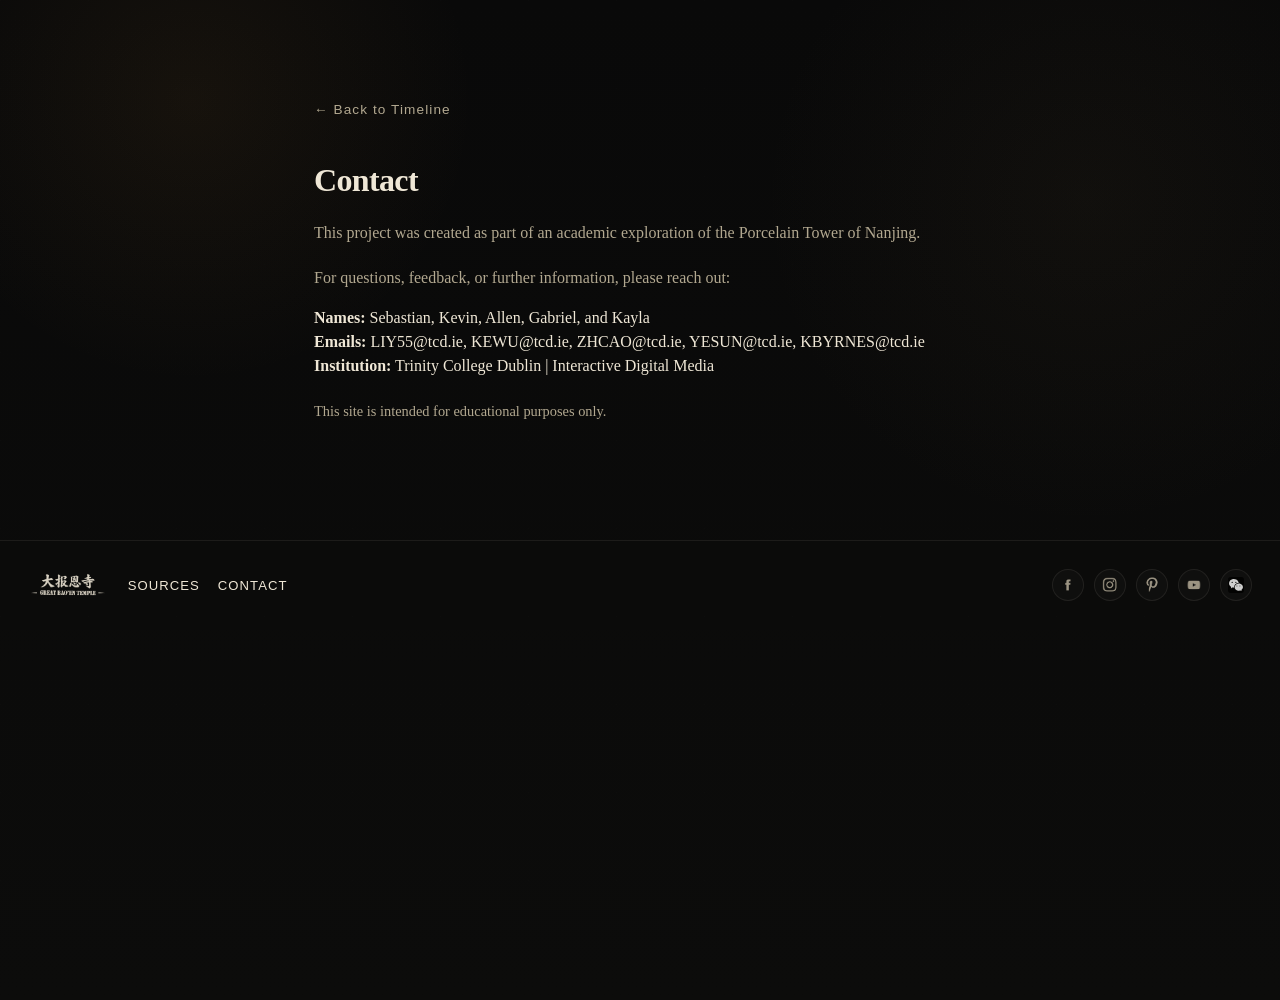
<file: contact.html>
<!DOCTYPE html>
<html lang="en">
  <head>
    <meta charset="UTF-8" />
    <meta name="viewport" content="width=device-width, initial-scale=1.0" />
    <title>Contact | Porcelain Tower Project</title>
    <link rel="stylesheet" href="style.css" />
   <link rel="icon" type="image/png" href="./assets/icon.png" />

  </head>

  <body class="info-page">
    <main class="contact-page">
      <a href="./index.html" class="contact-back">← Back to Timeline</a>

      <h1 class="contact-title">Contact</h1>

      <p class="contact-intro">
        This project was created as part of an academic exploration of the
        Porcelain Tower of Nanjing.
      </p>

      <p class="contact-intro">
        For questions, feedback, or further information, please reach out:
      </p>

      <div class="contact-details">
        <p><strong>Names:</strong> Sebastian, Kevin, Allen, Gabriel, and Kayla</p>
        <p><strong>Emails:</strong> LIY55@tcd.ie, KEWU@tcd.ie, ZHCAO@tcd.ie, YESUN@tcd.ie, KBYRNES@tcd.ie</p>
        <p><strong>Institution:</strong> Trinity College Dublin | Interactive Digital Media</p>
      </div>

      <p class="contact-note">
        This site is intended for educational purposes only.
      </p>
    </main>

    <!-- your footer -->
    <footer class="site-footer">
      <div class="footer-inner">
        <div class="footer-left">
          <a href="./index.html" class="footer-logo">
            <img src="./assets/Logo-wordmark.png" alt="Logo for home page"/>
          </a>

          <div class="footer-links">
            <a href="./sources.html">Sources</a>
            <a href="./contact.html">Contact</a>
          </div>
        </div>

        <div class="footer-social">
          <a href="#"><img src="./assets/icon-fb.svg" alt="Facebook"/></a>
          <a href="#"><img src="./assets/icon-insta.svg" alt="Instagram"/></a>
          <a href="#"><img src="./assets/icon-pinterest.svg" alt="Pinterest"/></a>
          <a href="#"><img src="./assets/icon-youtube.svg" alt="YouTube"/></a>
          <a href="https://www.wechat.com/" aria-label="WeChat">
  <img src="./assets/Wechat.svg" alt="WeChat icon"/>
</a>

        </div>
      </div>
    </footer>

    <script>
  (function () {
    const translations = {
      en: {
        title: "Contact | Porcelain Tower Project",
        back: "← Back to Timeline",
        pageTitle: "Contact",
        intro1:
          "This project was created as part of an academic exploration of the Porcelain Tower of Nanjing.",
        intro2:
          "For questions, feedback, or further information, please reach out:",
        namesLabel: "Names:",
        emailsLabel: "Emails:",
        institutionLabel: "Institution:",
        institutionValue: "Trinity College Dublin | Interactive Digital Media",
        note: "This site is intended for educational purposes only.",
        footerSources: "Sources",
        footerContact: "Contact"
      },
      zh: {
        title: "联系信息 | 琉璃塔项目",
        back: "← 返回时间线",
        pageTitle: "联系信息",
        intro1:
          "本项目作为对南京琉璃塔的学术探索而创建。",
        intro2:
          "如有问题、反馈或希望了解更多信息，请通过以下方式联系我们：",
        namesLabel: "成员：",
        emailsLabel: "邮箱：",
        institutionLabel: "机构：",
        institutionValue: "都柏林圣三一学院｜互动数字媒体",
        note: "本网站仅用于教育用途。",
        footerSources: "资料来源",
        footerContact: "联系方式"
      }
    };

    const lang = localStorage.getItem("dabaoen-lang") || "en";
    const dict = translations[lang] || translations.en;

    document.documentElement.lang = lang === "zh" ? "zh-CN" : "en";
    document.title = dict.title;

    const back = document.querySelector(".contact-back");
    const pageTitle = document.querySelector(".contact-title");
    const intros = document.querySelectorAll(".contact-intro");
    const details = document.querySelectorAll(".contact-details p");
    const note = document.querySelector(".contact-note");
    const footerLinks = document.querySelectorAll(".footer-links a");

    if (back) back.textContent = dict.back;
    if (pageTitle) pageTitle.textContent = dict.pageTitle;
    if (intros[0]) intros[0].textContent = dict.intro1;
    if (intros[1]) intros[1].textContent = dict.intro2;

    if (details[0]) {
      details[0].innerHTML = `<strong>${dict.namesLabel}</strong> Sebastian, Kevin, Allen, Gabriel, and Kayla`;
    }

    if (details[1]) {
      details[1].innerHTML = `<strong>${dict.emailsLabel}</strong> LIY55@tcd.ie, KEWU@tcd.ie, ZHCAO@tcd.ie, YESUN@tcd.ie, KBYRNES@tcd.ie`;
    }

    if (details[2]) {
      details[2].innerHTML = `<strong>${dict.institutionLabel}</strong> ${dict.institutionValue}`;
    }

    if (note) note.textContent = dict.note;

    if (footerLinks[0]) footerLinks[0].textContent = dict.footerSources;
    if (footerLinks[1]) footerLinks[1].textContent = dict.footerContact;
  })();
</script>
    
  </body>
</html>
</file>
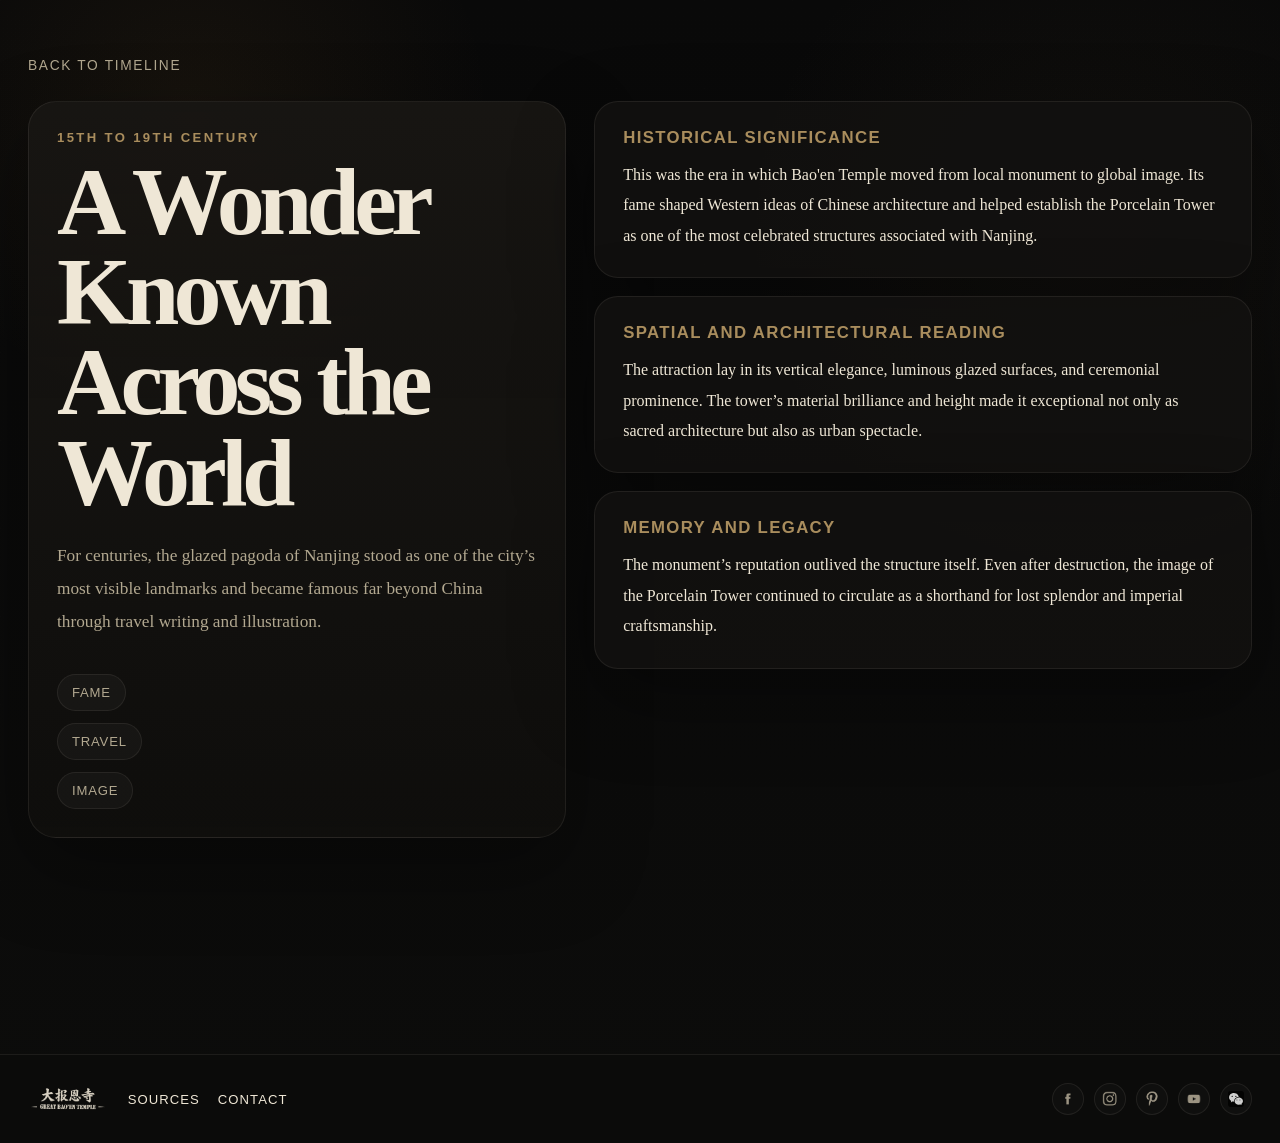
<file: era.html>
<!DOCTYPE html>
<html lang="en">
  <head>
    <meta charset="UTF-8" />
    <meta name="viewport" content="width=device-width, initial-scale=1.0" />
    <title>Great Bao'en Temple Era</title>
    <link rel="icon" type="image/png" href="./assets/icon.png" />

    <link rel="stylesheet" href="style.css?v=20260323b" />
  </head>
  <body class="era-page">
    <main class="era-layout" id="era-layout">
      <a class="era-back" href="./index.html">Back to timeline</a>
      <div class="era-grid">
        <aside class="era-side">
          <section class="era-overview">
            <p class="era-kicker" id="era-kicker"></p>
            <h1 class="era-title" id="era-title"></h1>
            <p class="era-summary" id="era-summary"></p>
            <div class="era-pillars">
              <span id="era-pillar-1"></span>
              <span id="era-pillar-2"></span>
              <span id="era-pillar-3"></span>
            </div>
          </section>
        </aside>

        <section class="era-track">
          <section class="era-panel">
            <h2>Historical Significance</h2>
            <p id="era-significance"></p>
          </section>
          <section class="era-panel">
            <h2>Spatial and Architectural Reading</h2>
            <p id="era-architecture"></p>
          </section>
          <section class="era-panel">
            <h2>Memory and Legacy</h2>
            <p id="era-legacy"></p>
          </section>
        </section>
      </div>
    </main>

    <footer class="site-footer">
      <div class="footer-inner">
        <!-- left side links -->
        <div class="footer-left">
          <a href="./index.html" class="footer-logo">
            <img src="./assets/Logo-wordmark.png" alt="Logo for home page"/>
          </a>

          <div class="footer-links">
            <a href="./sources.html">Sources</a>
            <a href="./contact.html">Contact</a>   
          </div>
        </div>

        <!-- right side links --> 
        <div class="footer-social">
          <a href="https://www.facebook.com/" aria-label="Facebook">
            <img src="./assets/icon-fb.svg" alt="Facebook icon"/>
          </a>

          <a href="https://www.instagram.com/" aria-label="Instagram">
            <img src="./assets/icon-insta.svg" alt="Instagram icon"/>
          </a>

          <a href="https://www.pinterest.com/" aria-label="Pinterest">
            <img src="./assets/icon-pinterest.svg" alt="Pinterest icon"/>
          </a>

          <a href="https://www.youtube.com/" aria-label="YouTube">
            <img src="./assets/icon-youtube.svg" alt="YouTube icon"/>
          </a>

          <a href="https://www.wechat.com/" aria-label="WeChat">
            <img src="./assets/Wechat.svg" alt="WeChat icon"/>
          </a>

        </div>
      </div>
    </footer>
    
    <script src="era.js?v=20260323b"></script>
  </body>
</html>
</file>
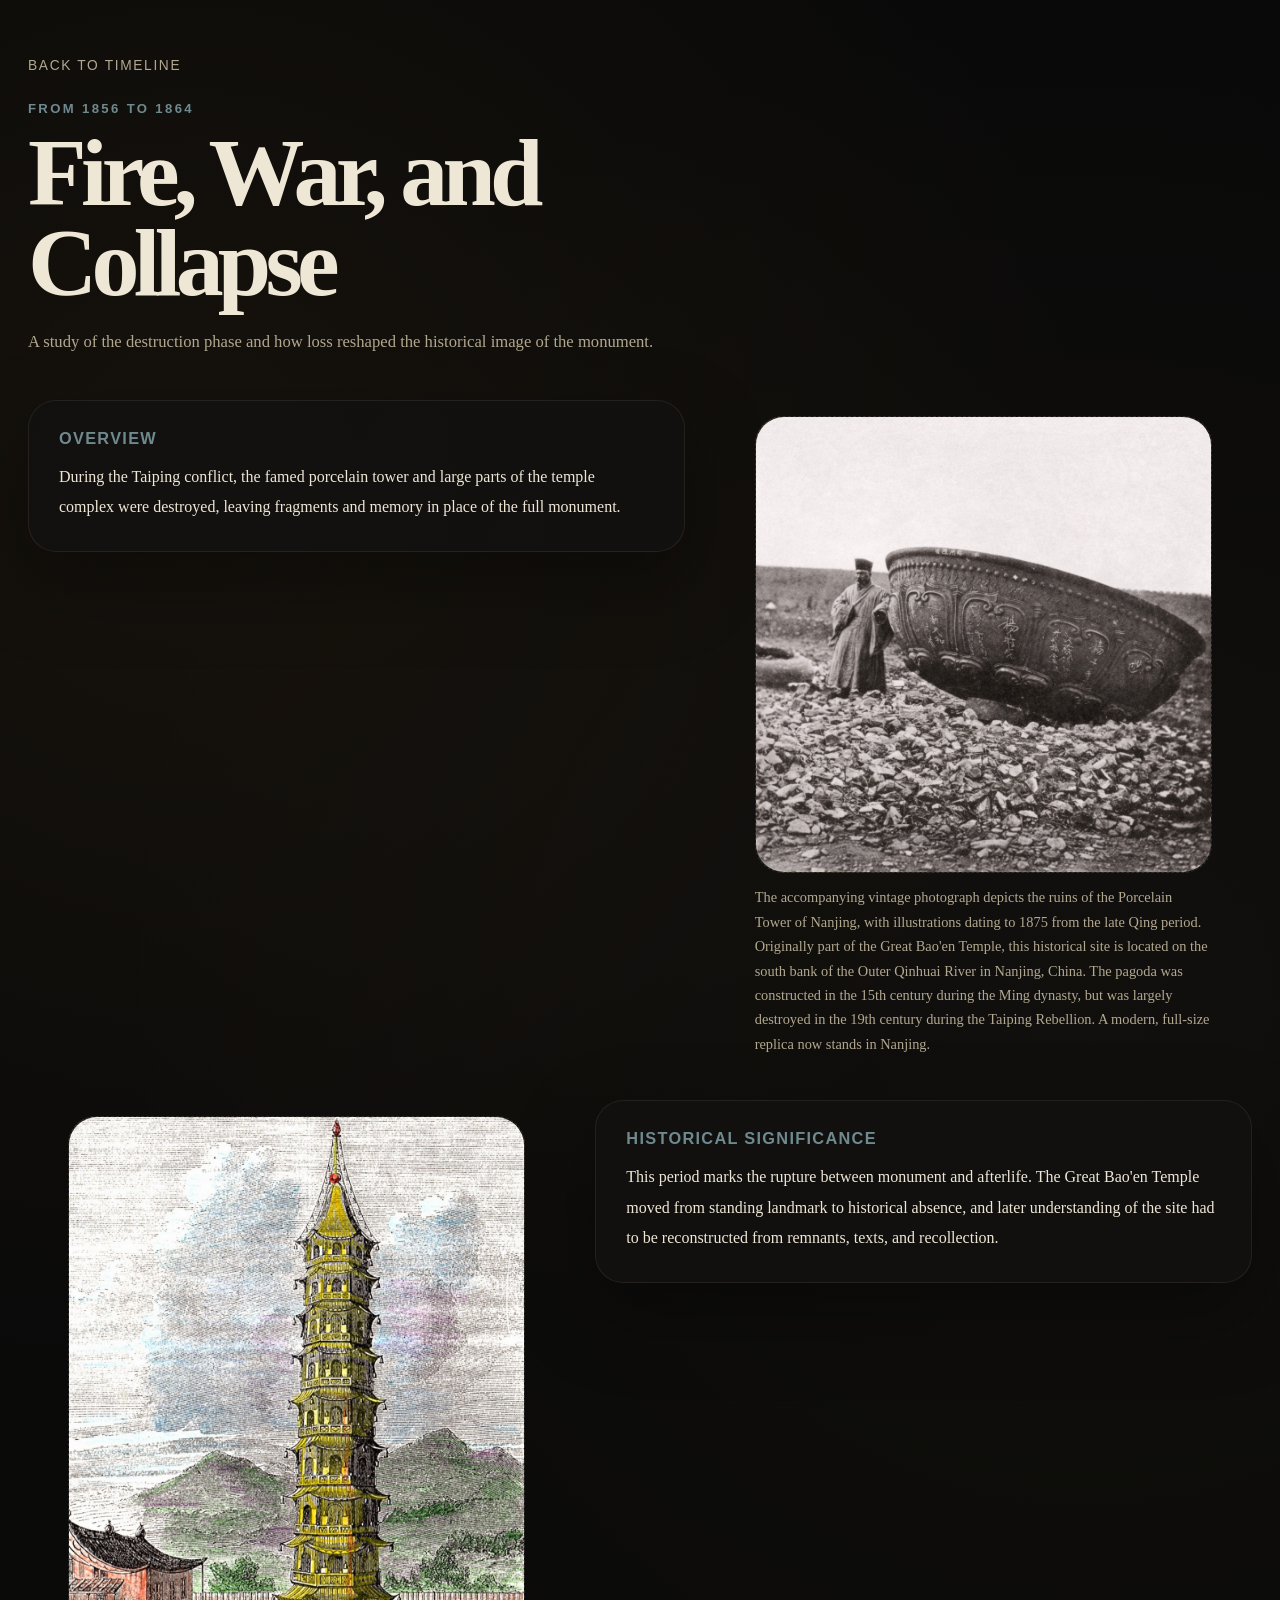
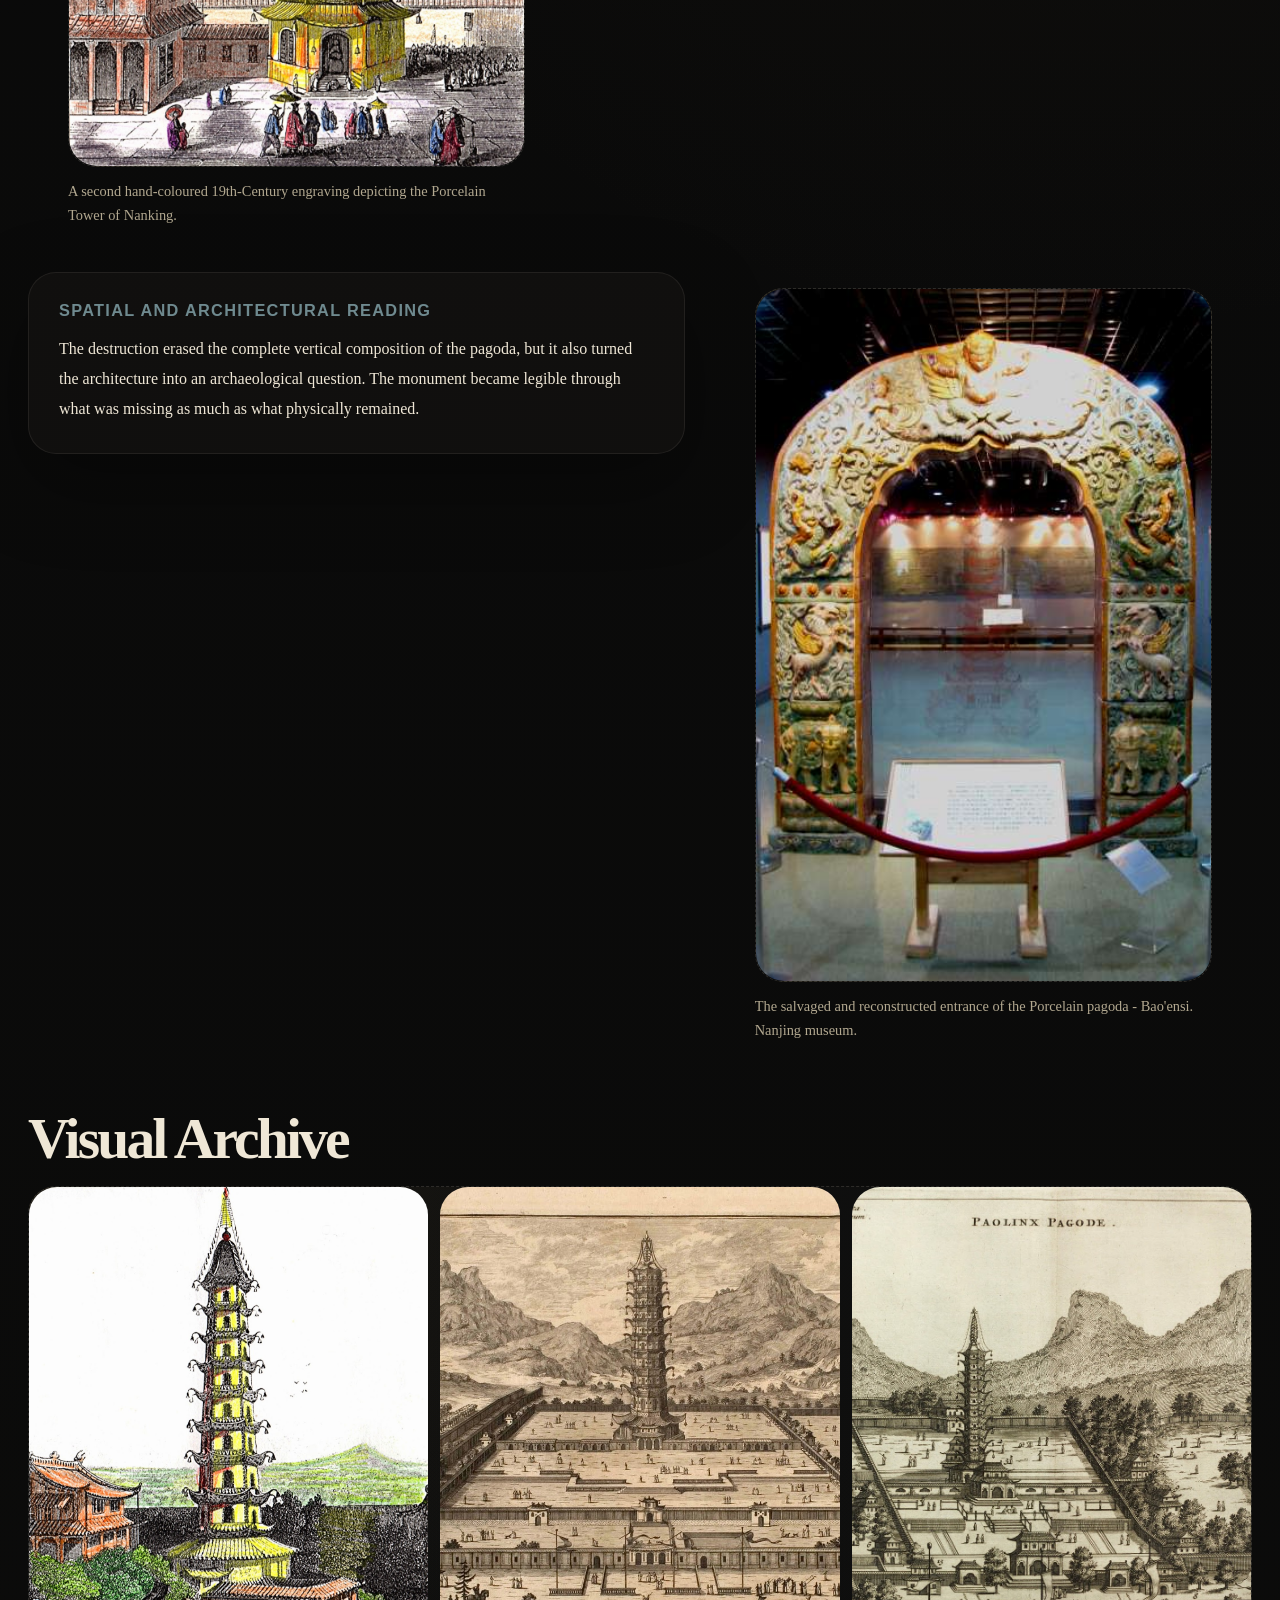
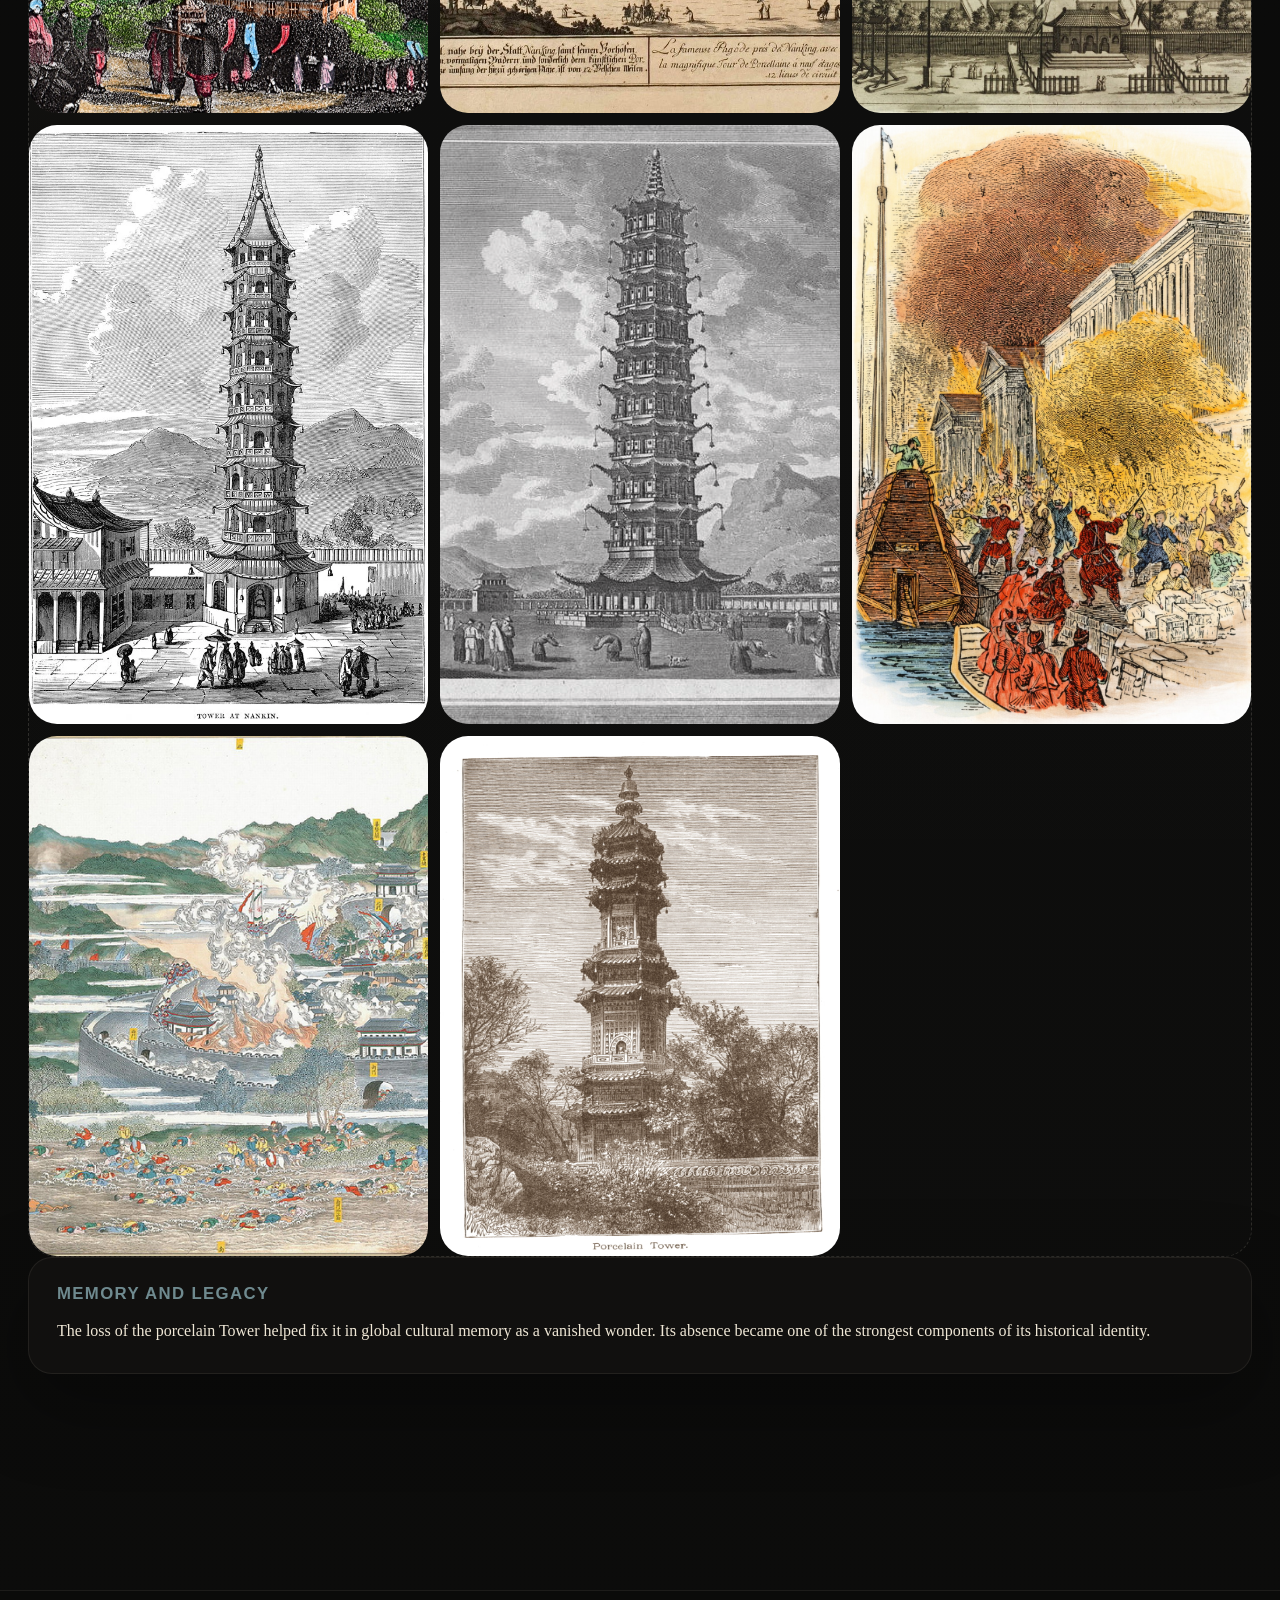
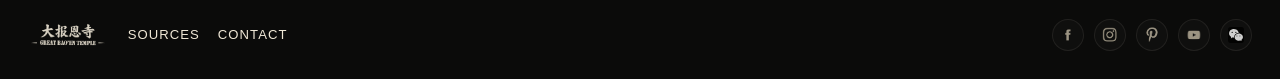
<file: industrial.html>
<!DOCTYPE html>
<html lang="en">
  <head>
    <meta charset="UTF-8" />
    <meta name="viewport" content="width=device-width, initial-scale=1.0" />
    <title>Fire, War, and Collapse | Great Bao'en Temple</title>
    <link rel="icon" type="image/png" href="./assets/icon.png" />

    <link rel="stylesheet" href="style.css?v=20260323b" />
  </head>
  <body class="era-page" style="--era-accent: #6f8a8f;">
    <main class="era-layout entered">
      <a class="era-back" href="./index.html">Back to timeline</a>
      <section class="era-intro">
        <p class="era-kicker">from 1856 to 1864</p>
        <h1 class="era-title">Fire, War, and Collapse</h1>
        <p class="era-intro-copy">A study of the destruction phase and how loss reshaped the historical image of the monument.</p>
      </section>

      <section class="era-flow">
        <section class="era-block">
          <div class="era-text-card">
            <h2>Overview</h2>
            <p>During the Taiping conflict, the famed porcelain tower and large parts of the temple complex were destroyed, leaving fragments and memory in place of the full monument.</p>
          </div>
          <figure class="era-media-card">
            <div class="era-figure-frame"><img src="https://kewusir.github.io/Da-Bao-en-Porcelain-Tower/photos/ancient/1875.png" alt="1875" /></div>
            <figcaption class="era-caption">The accompanying vintage photograph depicts the ruins of the Porcelain Tower of Nanjing, with illustrations dating to 1875 from the late Qing period. Originally part of the Great Bao'en Temple, this historical site is located on the south bank of the Outer Qinhuai River in Nanjing, China. The pagoda was constructed in the 15th century during the Ming dynasty, but was largely destroyed in the 19th century during the Taiping Rebellion. A modern, full-size replica now stands in Nanjing.</figcaption>
          </figure>
        </section>

        <section class="era-block image-left">
          <figure class="era-media-card">
            <div class="era-figure-frame"><img src="https://kewusir.github.io/Da-Bao-en-Porcelain-Tower/photos/industrial/19th.jpg" alt="19th" /></div>
            <figcaption class="era-caption">A second hand-coloured 19th-Century engraving depicting the Porcelain Tower of Nanking.</figcaption>
          </figure>
          <div class="era-text-card">
            <h2>Historical Significance</h2>
            <p>This period marks the rupture between monument and afterlife. The Great Bao'en Temple moved from standing landmark to historical absence, and later understanding of the site had to be reconstructed from remnants, texts, and recollection.</p>
          </div>
        </section>

        <section class="era-block">
          <div class="era-text-card">
            <h2>Spatial and Architectural Reading</h2>
            <p>The destruction erased the complete vertical composition of the pagoda, but it also turned the architecture into an archaeological question. The monument became legible through what was missing as much as what physically remained.</p>
          </div>
          <figure class="era-media-card">
            <div class="era-figure-frame"><img src="https://kewusir.github.io/Da-Bao-en-Porcelain-Tower/photos/industrial/baoensi_door.jpg" alt="door" /></div>
            <figcaption class="era-caption">The salvaged and reconstructed entrance of the Porcelain pagoda - Bao'ensi. Nanjing museum.</figcaption>
          </figure>
        </section>
      </section>

      <section class="era-section">
        <h2 class="era-section-title">Visual Archive</h2>
        <div class="era-wide-frame">
          <img src="https://kewusir.github.io/Da-Bao-en-Porcelain-Tower/photos/industrial/hand.jpg" alt="Hand-coloured 19th-Century engraving of the Porcelain Tower of Nanking (public domain)" />
          <img src="https://kewusir.github.io/Da-Bao-en-Porcelain-Tower/photos/industrial/1721.jpg" alt="Porcelain Tower of Nanking, from Fischer von Erlach's Plan of Civil and Historical Architecture, 1721, pub dom" />
          <img src="https://kewusir.github.io/Da-Bao-en-Porcelain-Tower/photos/industrial/1670.jpg" alt="Porcelain Tower of Nanking, from Olfert Dapper's Gedenkwaerdig Bedryf der Nederlandsche Oost-Indische Maetschappye, 1670, pub dom" />
          <img src="https://kewusir.github.io/Da-Bao-en-Porcelain-Tower/photos/industrial/1450-PorcelainTowerOfNankin.webp" alt="1450" />
          <img src="https://kewusir.github.io/Da-Bao-en-Porcelain-Tower/photos/industrial/the-porcelain-pagoda-print-collector.jpg" alt="door" />
          <img src="https://kewusir.github.io/Da-Bao-en-Porcelain-Tower/photos/industrial/Opium_war.png" alt="war" />
          <img src="https://kewusir.github.io/Da-Bao-en-Porcelain-Tower/photos/industrial/Regaining_the_Provincial_City_Anqing2.jpg" alt="bg" />
          <img src="https://kewusir.github.io/Da-Bao-en-Porcelain-Tower/photos/industrial/PORCELAINTOWER1887.jpg" alt="bg" />
        </div>
        <div class="era-panels">
          <section class="era-panel">
            <h2>Memory and Legacy</h2>
            <p>The loss of the porcelain Tower helped fix it in global cultural memory as a vanished wonder. Its absence became one of the strongest components of its historical identity.</p>
          </section>
        </div>
      </section>
    </main>

    <footer class="site-footer">
      <div class="footer-inner">
        <!-- left side links -->
        <div class="footer-left">
          <a href="./index.html" class="footer-logo">
            <img src="./assets/Logo-wordmark.png" alt="Logo for home page"/>
          </a>

          <div class="footer-links">
            <a href="./sources.html">Sources</a>
            <a href="./contact.html">Contact</a>   
          </div>
        </div>

        <!-- right side links --> 
        <div class="footer-social">
          <a href="https://www.facebook.com/" aria-label="Facebook">
            <img src="./assets/icon-fb.svg" alt="Facebook icon"/>
          </a>

          <a href="https://www.instagram.com/" aria-label="Instagram">
            <img src="./assets/icon-insta.svg" alt="Instagram icon"/>
          </a>

          <a href="https://www.pinterest.com/" aria-label="Pinterest">
            <img src="./assets/icon-pinterest.svg" alt="Pinterest icon"/>
          </a>

          <a href="https://www.youtube.com/" aria-label="YouTube">
            <img src="./assets/icon-youtube.svg" alt="YouTube icon"/>
          </a>

          <a href="https://www.wechat.com/" aria-label="WeChat">
            <img src="./assets/Wechat.svg" alt="WeChat icon"/>
          </a>

        </div>
      </div>
    </footer>
    
  </body>
</html>
</file>
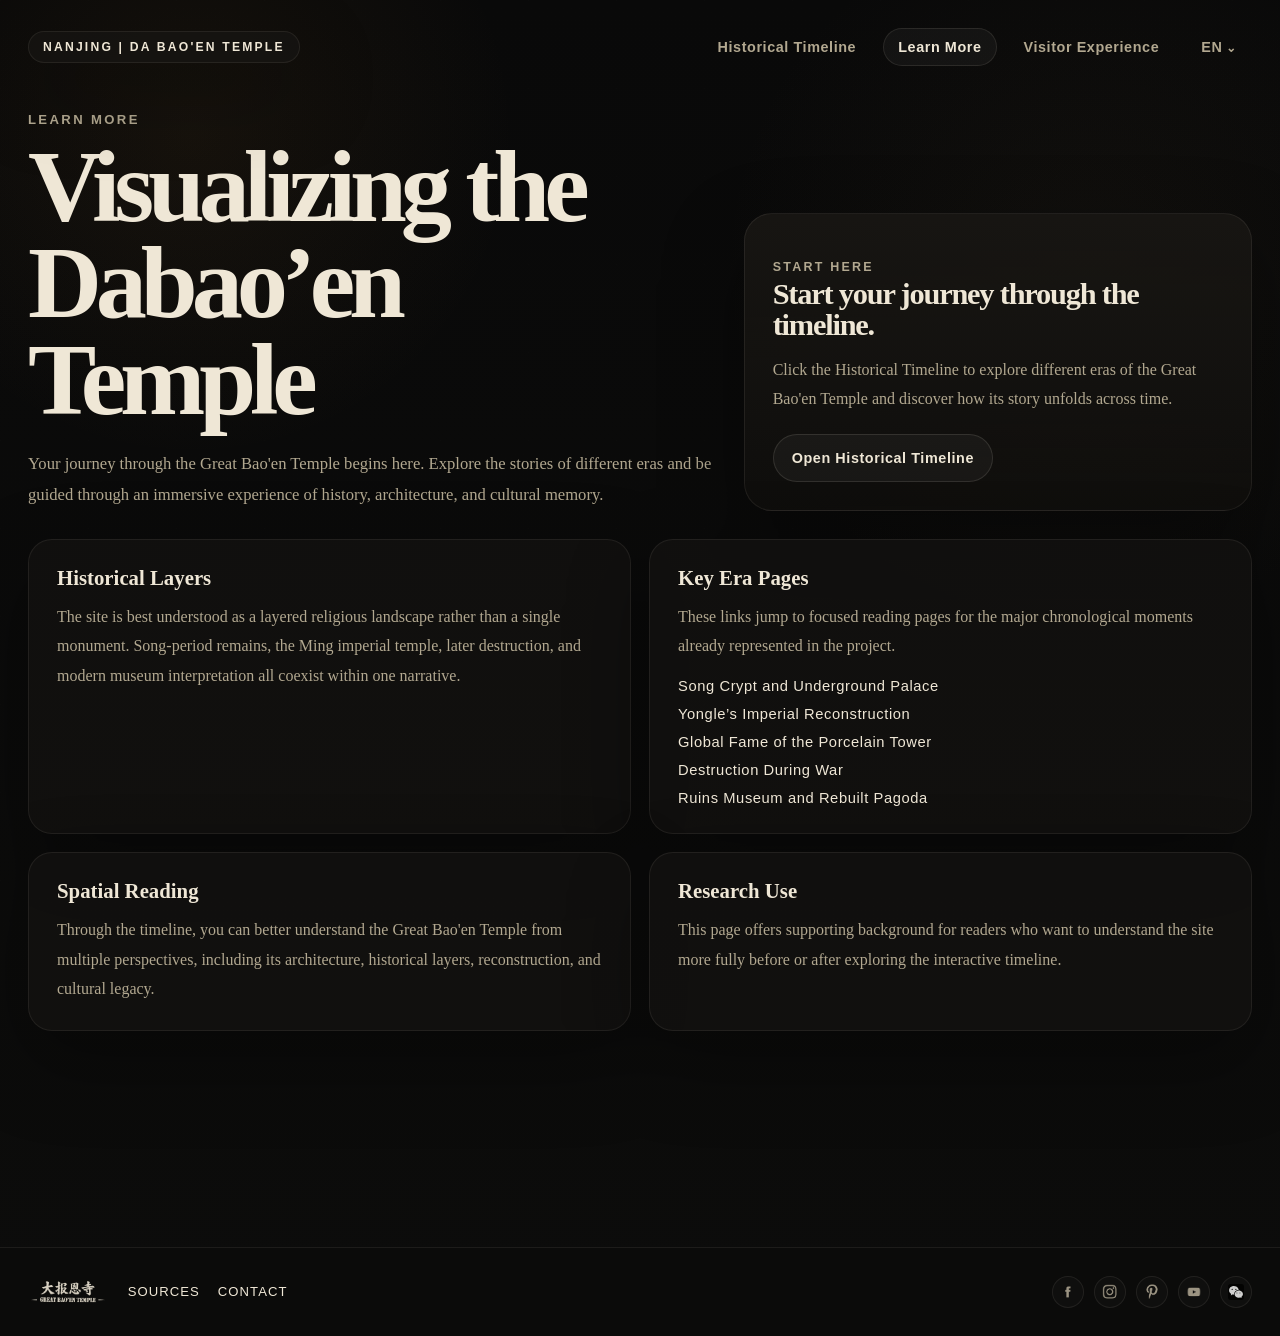
<file: learn-more.html>
<!DOCTYPE html>
<html lang="en">
  <head>
    <meta charset="UTF-8" />
    <meta name="viewport" content="width=device-width, initial-scale=1.0" />
    <title>Learn More | Great Bao'en Temple</title>
    <link rel="stylesheet" href="style.css?v=20260323b" />
    <link rel="icon" type="image/png" href="./assets/icon.png" />
  </head>
  <body class="info-page">
    <header class="info-header">
      <div class="site-nav">
        <a class="brand-mark info-brand" href="./index.html" data-i18n="brand_mark">Nanjing | Great Bao'en Temple</a>

        <nav class="top-nav" aria-label="Primary navigation">
          <a href="./index.html" data-i18n="nav_timeline">Historical Timeline</a>
          <a class="active" aria-current="page" href="./learn-more.html" data-i18n="nav_learn_more">Learn More</a>
          <a href="./visitor-experience.html" data-i18n="nav_visitor_experience">Visitor Experience</a>

          <div class="lang-dropdown">
            <button
              class="top-nav-lang"
              id="lang-toggle"
              type="button"
              aria-label="Language switcher"
              aria-haspopup="true"
              aria-expanded="false"
            >
              EN
            </button>

            <div class="lang-menu" id="lang-menu" hidden>
              <button type="button" class="lang-option" data-lang="en">English</button>
              <button type="button" class="lang-option" data-lang="zh">中文</button>
            </div>
          </div>
        </nav>
      </div>
    </header>

    <main class="info-shell">
      <section class="info-hero">
        <div>
          <p class="info-kicker" data-i18n="kicker">Learn More</p>
          <h1 class="info-title" data-i18n="title">Visualizing the Great Dabao’en Temple</h1>
          <p class="info-lead" data-i18n="lead">
            This page extends the historical timeline works as a secondary
            quick navigation page.
          </p>
        </div>

        <aside class="info-sidecard">
          <p class="info-sidecard-label" data-i18n="side_label">Start Here</p>
          <h2 data-i18n="side_title">Use the timeline as the primary entry point.</h2>
          <p data-i18n="side_copy">
            Return to the Historical Timeline for the 3D tower and era navigation, then use the
            links below to move into deeper reading.
          </p>

          <div class="info-actions">
            <a class="info-button" href="./index.html" data-i18n="button_timeline">Open Historical Timeline</a>
          </div>
        </aside>
      </section>

      <section class="info-grid">
        <article class="info-panel">
          <h2 data-i18n="panel_1_title">Historical Layers</h2>
          <p data-i18n="panel_1_copy">
            The site is best understood as a layered religious landscape rather than a single
            monument. Song-period remains, the Ming imperial temple, later destruction, and modern
            museum interpretation all coexist within one narrative.
          </p>
        </article>

        <article class="info-panel">
          <h2 data-i18n="panel_2_title">Key Era Pages</h2>
          <p data-i18n="panel_2_copy">
            These links jump to focused reading pages for the major chronological moments already
            represented in the project.
          </p>
          <ul class="info-link-list">
            <li><a href="./era.html?era=ancient" data-i18n="link_ancient">Song Crypt and Underground Palace</a></li>
            <li><a href="./era.html?era=classical" data-i18n="link_classical">Yongle’s Imperial Reconstruction</a></li>
            <li><a href="./era.html?era=medieval" data-i18n="link_medieval">Global Fame of the Porcelain Tower</a></li>
            <li><a href="./era.html?era=industrial" data-i18n="link_industrial">Destruction During War</a></li>
            <li><a href="./era.html?era=present" data-i18n="link_present">Ruins Museum and Rebuilt Pagoda</a></li>
          </ul>
        </article>

        <article class="info-panel">
          <h2 data-i18n="panel_3_title">Spatial Reading</h2>
          <p data-i18n="panel_3_copy">
            The stricture of the temple can be framed around three spatial ideas: the vertical monument of the
            pagoda, the buried continuity of the underground palace, and the museum as a curated
            interface between archaeology and public memory. (Find out more inside the temple)
          </p>
        </article>

        <article class="info-panel">
          <h2 data-i18n="panel_4_title">Research Use</h2>
          <p data-i18n="panel_4_copy">
            This website can be used for education research, please cite the website when used. Thank you.
          </p>
      
        </article>
      </section>
    </main>

    <footer class="site-footer">
      <div class="footer-inner">
        <!-- left side links -->
        <div class="footer-left">
          <a href="./index.html" class="footer-logo">
            <img src="./assets/Logo-wordmark.png" alt="Logo for home page"/>
          </a>

          <div class="footer-links">
            <a href="./sources.html">Sources</a>
            <a href="./contact.html">Contact</a>   
          </div>
        </div>

        <!-- right side links --> 
        <div class="footer-social">
          <a href="https://www.facebook.com/" aria-label="Facebook">
            <img src="./assets/icon-fb.svg" alt="Facebook icon"/>
          </a>

          <a href="https://www.instagram.com/" aria-label="Instagram">
            <img src="./assets/icon-insta.svg" alt="Instagram icon"/>
          </a>

          <a href="https://www.pinterest.com/" aria-label="Pinterest">
            <img src="./assets/icon-pinterest.svg" alt="Pinterest icon"/>
          </a>

          <a href="https://www.youtube.com/" aria-label="YouTube">
            <img src="./assets/icon-youtube.svg" alt="YouTube icon"/>
          </a>

          <a href="https://www.wechat.com/" aria-label="WeChat">
            <img src="./assets/Wechat.svg" alt="WeChat icon"/>
          </a>

        </div>
      </div>
    </footer>
    
    <script src="lang-learn-more.js"></script>
  </body>
</html>
</file>
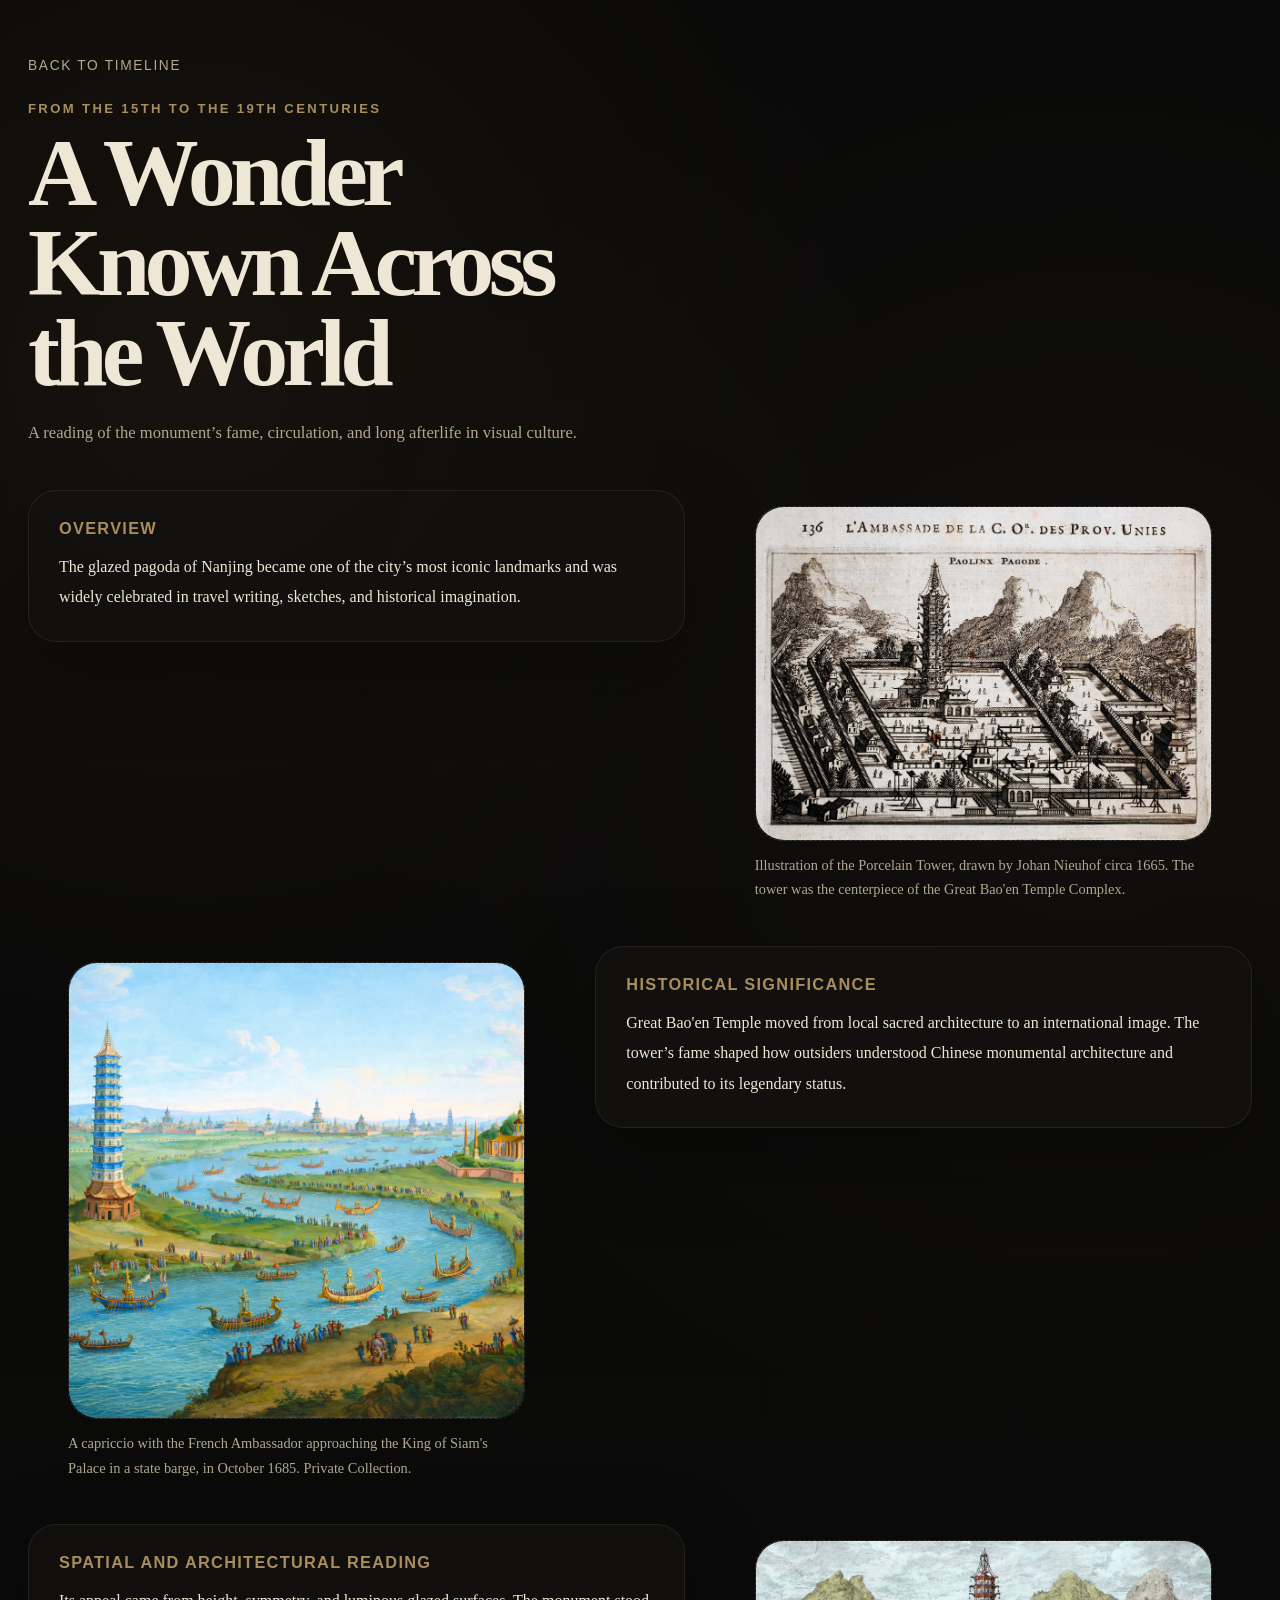
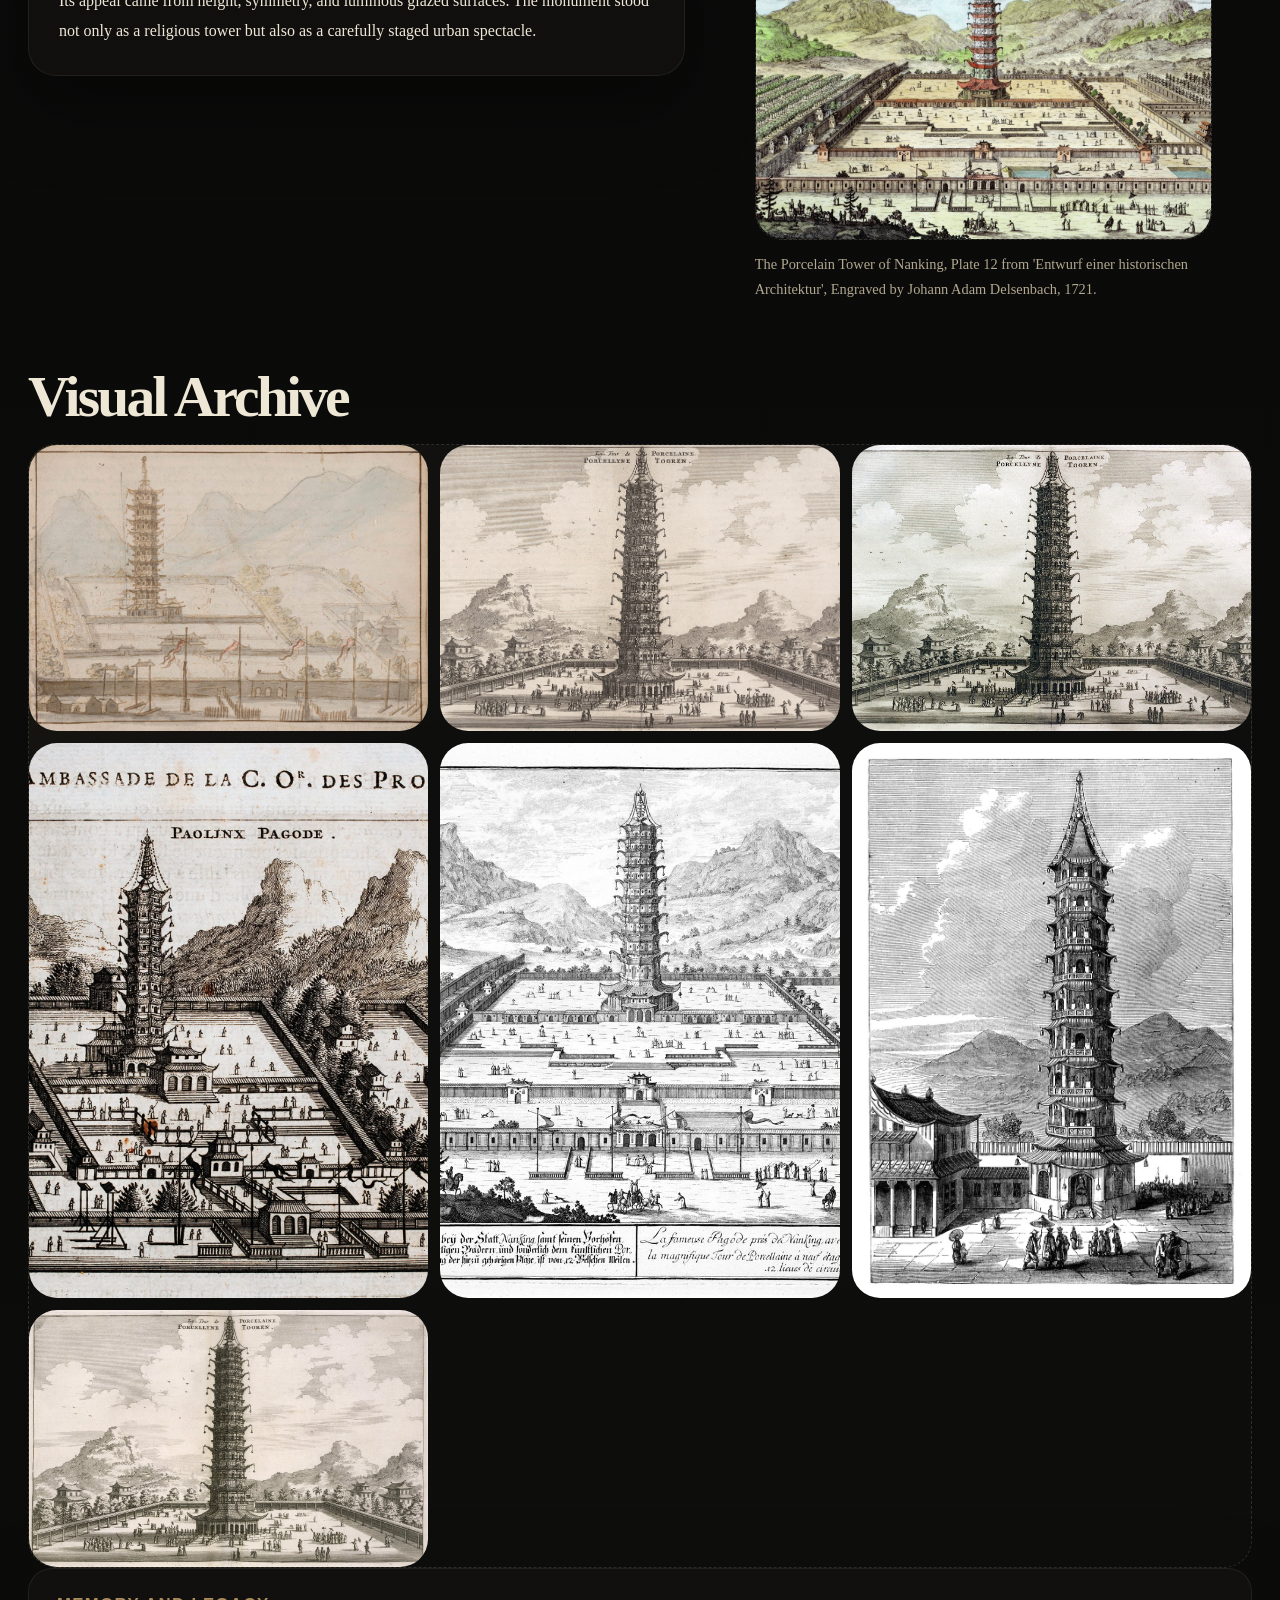
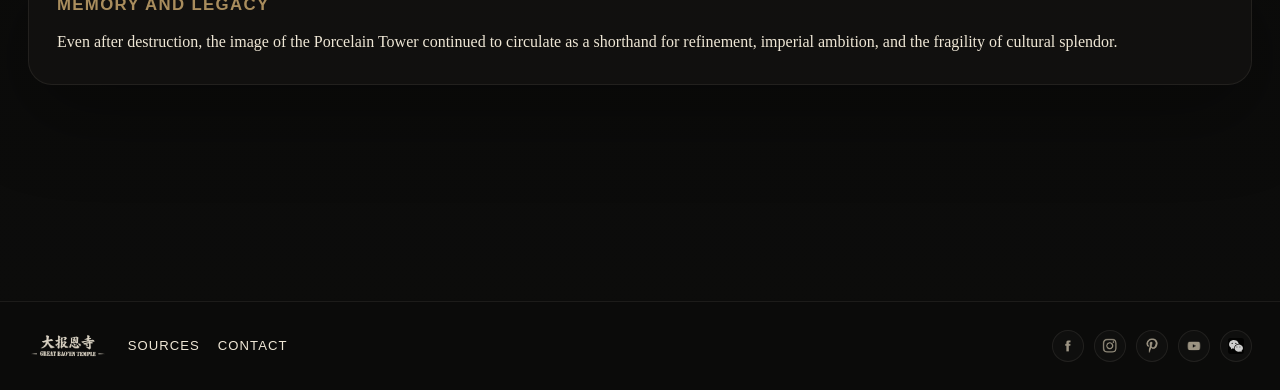
<file: medieval.html>
<!DOCTYPE html>
<html lang="en">
  <head>
    <meta charset="UTF-8" />
    <meta name="viewport" content="width=device-width, initial-scale=1.0" />
    <title>A Wonder Known Across the World | Great Bao'en Temple</title>
    <link rel="icon" type="image/png" href="./assets/icon.png" />

    <link rel="stylesheet" href="style.css?v=20260323b" />
  </head>
  <body class="era-page" style="--era-accent: #a98d5d;">
    <main class="era-layout entered">
      <a class="era-back" href="./index.html">Back to timeline</a>
      <section class="era-intro">
        <p class="era-kicker">from the 15th to the 19th centuries</p>
        <h1 class="era-title">A Wonder Known Across the World</h1>
        <p class="era-intro-copy">A reading of the monument’s fame, circulation, and long afterlife in visual culture.</p>
      </section>

      <section class="era-flow">
        <section class="era-block">
          <div class="era-text-card">
            <h2>Overview</h2>
            <p>The glazed pagoda of Nanjing became one of the city’s most iconic landmarks and was widely celebrated in travel writing, sketches, and historical imagination.</p>
          </div>
          <figure class="era-media-card">
            <div class="era-figure-frame"><img src="https://kewusir.github.io/Da-Bao-en-Porcelain-Tower/photos/historical/1665-JohanNieuhof-PorcelainTowerOfNankin2.webp" alt="1665" /></div>
            <figcaption class="era-caption">Illustration of the Porcelain Tower, drawn by Johan Nieuhof circa 1665. The tower was the centerpiece of the Great Bao'en Temple Complex.</figcaption>
          </figure>
        </section>

        <section class="era-block image-left">
          <figure class="era-media-card">
            <div class="era-figure-frame"><img src="https://kewusir.github.io/Da-Bao-en-Porcelain-Tower/photos/historical/1685.png" alt="1685" /></div>
            <figcaption class="era-caption">A capriccio with the French Ambassador approaching the King of Siam's Palace in a state barge, in October 1685. Private Collection.</figcaption>
          </figure>
          <div class="era-text-card">
            <h2>Historical Significance</h2>
            <p>Great Bao'en Temple moved from local sacred architecture to an international image. The tower’s fame shaped how outsiders understood Chinese monumental architecture and contributed to its legendary status.</p>
          </div>
        </section>

        <section class="era-block">
          <div class="era-text-card">
            <h2>Spatial and Architectural Reading</h2>
            <p>Its appeal came from height, symmetry, and luminous glazed surfaces. The monument stood not only as a religious tower but also as a carefully staged urban spectacle.</p>
          </div>
          <figure class="era-media-card">
            <div class="era-figure-frame"><img src="https://kewusir.github.io/Da-Bao-en-Porcelain-Tower/photos/historical/1721.jpg" alt="1721" /></div>
            <figcaption class="era-caption">The Porcelain Tower of Nanking, Plate 12 from 'Entwurf einer historischen Architektur', Engraved by Johann Adam Delsenbach, 1721.</figcaption>
          </figure>
        </section>
      </section>

      <section class="era-section">
        <h2 class="era-section-title">Visual Archive</h2>
        <div class="era-wide-frame">
          <img src="https://kewusir.github.io/Da-Bao-en-Porcelain-Tower/photos/historical/712.jpg" alt="1665" />
          <img src="https://kewusir.github.io/Da-Bao-en-Porcelain-Tower/photos/historical/714.jpg" alt="1665" />
          <img src="https://kewusir.github.io/Da-Bao-en-Porcelain-Tower/photos/historical/1665-JohanNieuhof-PorcelainTowerOfNankin.webp" alt="1665" />
          <img src="https://kewusir.github.io/Da-Bao-en-Porcelain-Tower/photos/historical/1665-JohanNieuhof-PorcelainTowerOfNankin2.webp" alt="1665" />
          <img src="https://kewusir.github.io/Da-Bao-en-Porcelain-Tower/photos/historical/Johann_Bernhard_Fischer_von_Erlach_-_The_Porcelain_Tower_of_Nanking_plate_12_from_Entwurf_einer_historischen_Architek_-_(MeisterDrucke-148897).jpg" alt="1665" />
          <img src="https://kewusir.github.io/Da-Bao-en-Porcelain-Tower/photos/historical/The Porcelain Tower of Nanjing, China, c1895.jpg" alt="1665" />
          <img src="https://kewusir.github.io/Da-Bao-en-Porcelain-Tower/photos/historical/The Porcelain Tower, from an Account of a Dutch Embassy to China, written and illustrated by Johannes Nieuhof and published by Jacob van Meurs.jpg" alt="1665" />
        </div>
        <div class="era-panels">
          <section class="era-panel">
            <h2>Memory and Legacy</h2>
            <p>Even after destruction, the image of the Porcelain Tower continued to circulate as a shorthand for refinement, imperial ambition, and the fragility of cultural splendor.</p>
          </section>
        </div>
      </section>
    </main>

    <footer class="site-footer">
      <div class="footer-inner">
        <!-- left side links -->
        <div class="footer-left">
          <a href="./index.html" class="footer-logo">
            <img src="./assets/Logo-wordmark.png" alt="Logo for home page"/>
          </a>

          <div class="footer-links">
            <a href="./sources.html">Sources</a>
            <a href="./contact.html">Contact</a>   
          </div>
        </div>

        <!-- right side links --> 
        <div class="footer-social">
          <a href="https://www.facebook.com/" aria-label="Facebook">
            <img src="./assets/icon-fb.svg" alt="Facebook icon"/>
          </a>

          <a href="https://www.instagram.com/" aria-label="Instagram">
            <img src="./assets/icon-insta.svg" alt="Instagram icon"/>
          </a>

          <a href="https://www.pinterest.com/" aria-label="Pinterest">
            <img src="./assets/icon-pinterest.svg" alt="Pinterest icon"/>
          </a>

          <a href="https://www.youtube.com/" aria-label="YouTube">
            <img src="./assets/icon-youtube.svg" alt="YouTube icon"/>
          </a>

          <a href="https://www.wechat.com/" aria-label="WeChat">
            <img src="./assets/Wechat.svg" alt="WeChat icon"/>
          </a>

        </div>
      </div>
    </footer>
    
    <script>
  (function () {
    const translations = {
      en: {
        title: "A Wonder Known Across the World | Great Bao'en Temple",
        back: "Back to timeline",
        kicker: "from the 15th to the 19th centuries",
        hero: "A Wonder Known Across the World",
        intro:
          "A reading of the monument’s fame, circulation, and long afterlife in visual culture.",
        overviewTitle: "Overview",
        overviewCopy:
          "The glazed pagoda of Nanjing became one of the city’s most iconic landmarks and was widely celebrated in travel writing, sketches, and historical imagination.",
        caption1:
          "Illustration of the Porcelain Tower, drawn by Johan Nieuhof circa 1665. The tower was the centerpiece of the Great Bao'en Temple Complex.",
        significanceTitle: "Historical Significance",
        significanceCopy:
          "Great Bao'en Temple moved from local sacred architecture to an international image. The tower’s fame shaped how outsiders understood Chinese monumental architecture and contributed to its legendary status.",
        caption2:
          "A capriccio with the French Ambassador approaching the King of Siam's Palace in a state barge, in October 1685. Private Collection.",
        spatialTitle: "Spatial and Architectural Reading",
        spatialCopy:
          "Its appeal came from height, symmetry, and luminous glazed surfaces. The monument stood not only as a religious tower but also as a carefully staged urban spectacle.",
        caption3:
          "The Porcelain Tower of Nanking, Plate 12 from 'Entwurf einer historischen Architektur', Engraved by Johann Adam Delsenbach, 1721.",
        archiveTitle: "Visual Archive",
        archivePlaceholder: "Place period image here",
        memoryTitle: "Memory and Legacy",
        memoryCopy:
          "Even after destruction, the image of the Porcelain Tower continued to circulate as a shorthand for refinement, imperial ambition, and the fragility of cultural splendor.",
        sources: "Sources",
        contact: "Contact"
      },
      zh: {
        title: "闻名世界的奇观 | 大报恩寺",
        back: "返回时间线",
        kicker: "15世纪至19世纪",
        hero: "闻名世界的奇观",
        intro:
          "这是对这座纪念性建筑如何获得盛名、传播并在视觉文化中长期存续的一种解读。",
        overviewTitle: "概述",
        overviewCopy:
          "南京琉璃塔成为这座城市最具标志性的地标之一，并在游记、素描与历史想象中被广泛赞颂。",
        caption1:
          "约翰·尼霍夫于约1665年绘制的琉璃塔插图。此塔是大报恩寺建筑群的核心。",
        significanceTitle: "历史意义",
        significanceCopy:
          "大报恩寺从地方性的宗教建筑转变为一种国际性的图像符号。琉璃塔的名声塑造了外界理解中国纪念性建筑的方式，并促成了其传奇地位。",
        caption2:
          "《1685年10月法国使节乘国王驳船接近暹罗王宫的随想画》。私人收藏。",
        spatialTitle: "空间与建筑解读",
        spatialCopy:
          "它的吸引力来自高度、对称性以及发光般的琉璃表面。这座纪念物不仅是一座宗教塔，更是一场被精心塑造的城市景观秀。",
        caption3:
          "《南京琉璃塔》，出自《历史建筑设计》，第12图版，Johann Adam Delsenbach 雕版，1721年。",
        archiveTitle: "视觉档案",
        archivePlaceholder: "此处放置时代图像",
        memoryTitle: "记忆与遗产",
        memoryCopy:
          "即使在毁坏之后，琉璃塔的形象仍持续传播，成为精致、帝国雄心以及文化辉煌脆弱性的象征性缩写。",
        sources: "资料来源",
        contact: "联系方式"
      }
    };

    const lang = localStorage.getItem("dabaoen-lang") || "en";
    const dict = translations[lang] || translations.en;

    document.documentElement.lang = lang === "zh" ? "zh-CN" : "en";
    document.title = dict.title;

    const textCards = document.querySelectorAll(".era-text-card");
    const captions = document.querySelectorAll(".era-caption");
    const footerLinks = document.querySelectorAll(".footer-links a");
    const panels = document.querySelectorAll(".era-panel");

    const back = document.querySelector(".era-back");
    const kicker = document.querySelector(".era-kicker");
    const hero = document.querySelector(".era-title");
    const intro = document.querySelector(".era-intro-copy");
    const archiveTitle = document.querySelector(".era-section-title");
    const archivePlaceholder = document.querySelector(".era-wide-frame");

    if (back) back.textContent = dict.back;
    if (kicker) kicker.textContent = dict.kicker;
    if (hero) hero.textContent = dict.hero;
    if (intro) intro.textContent = dict.intro;

    if (textCards[0]) {
      const h2 = textCards[0].querySelector("h2");
      const p = textCards[0].querySelector("p");
      if (h2) h2.textContent = dict.overviewTitle;
      if (p) p.textContent = dict.overviewCopy;
    }

    if (captions[0]) captions[0].textContent = dict.caption1;

    if (textCards[1]) {
      const h2 = textCards[1].querySelector("h2");
      const p = textCards[1].querySelector("p");
      if (h2) h2.textContent = dict.significanceTitle;
      if (p) p.textContent = dict.significanceCopy;
    }

    if (captions[1]) captions[1].textContent = dict.caption2;

    if (textCards[2]) {
      const h2 = textCards[2].querySelector("h2");
      const p = textCards[2].querySelector("p");
      if (h2) h2.textContent = dict.spatialTitle;
      if (p) p.textContent = dict.spatialCopy;
    }

    if (captions[2]) captions[2].textContent = dict.caption3;
    if (archiveTitle) archiveTitle.textContent = dict.archiveTitle;
  

    if (panels[0]) {
      const h2 = panels[0].querySelector("h2");
      const p = panels[0].querySelector("p");
      if (h2) h2.textContent = dict.memoryTitle;
      if (p) p.textContent = dict.memoryCopy;
    }

    if (footerLinks[0]) footerLinks[0].textContent = dict.sources;
    if (footerLinks[1]) footerLinks[1].textContent = dict.contact;
  })();
</script>
    
  </body>
</html>
</file>
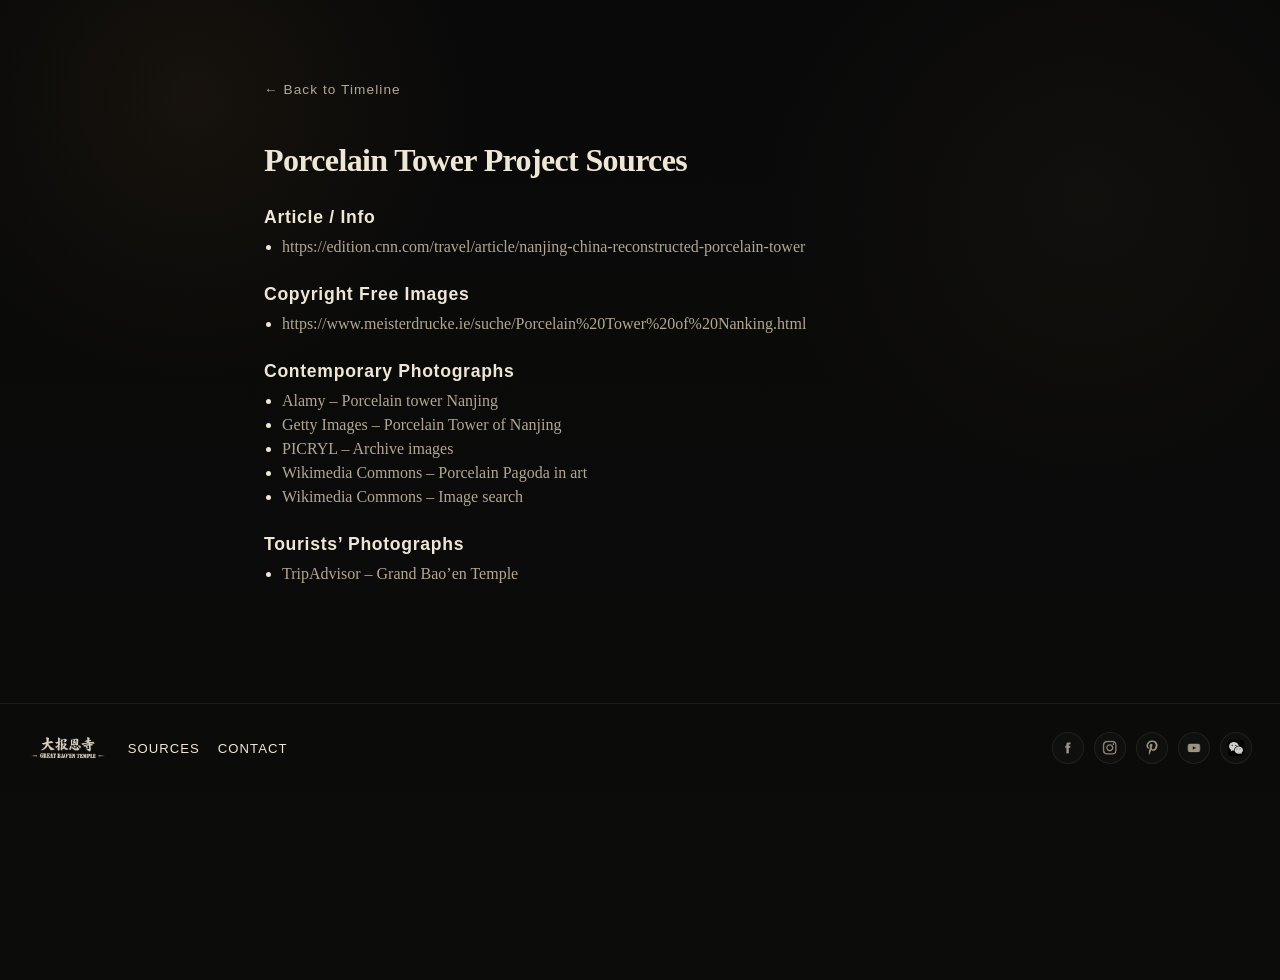
<file: sources.html>
<!DOCTYPE html>
<html lang="en">
  <head>
    <meta charset="UTF-8" />
    <meta name="viewport" content="width=device-width, initial-scale=1.0" />
    <title>Sources</title>
    <link rel="icon" type="image/png" href="./assets/icon.png" />

    <link rel="stylesheet" href="style.css" />
  </head>

  <body class="info-page">
    <main class="sources-page">
      <a href="./index.html" class="sources-back">← Back to Timeline</a>

      <h1 class="sources-title">Porcelain Tower Project Sources</h1>

      <h2>Article / Info</h2>
      <ul>
        <li>
          <a href="https://edition.cnn.com/travel/article/nanjing-china-reconstructed-porcelain-tower" target="_blank">
            https://edition.cnn.com/travel/article/nanjing-china-reconstructed-porcelain-tower
          </a>
        </li>
      </ul>

      <h2>Copyright Free Images</h2>
      <ul>
        <li>
          <a href="https://www.meisterdrucke.ie/suche/Porcelain%20Tower%20of%20Nanking.html" target="_blank">
            https://www.meisterdrucke.ie/suche/Porcelain%20Tower%20of%20Nanking.html
          </a>
        </li>
      </ul>

      <h2>Contemporary Photographs</h2>
      <ul>
        <li>
          <a href="https://www.alamy.com/stock-photo/porcelain-tower-nanjing.html?sortBy=relevant" target="_blank">
            Alamy – Porcelain tower Nanjing
          </a>
        </li>
        <li>
          <a href="https://www.gettyimages.ie/search/2/image?phrase=porcelain+tower+of+nanjing" target="_blank">
            Getty Images – Porcelain Tower of Nanjing
          </a>
        </li>
        <li>
          <a href="https://picryl.com/search?original_format_type=photos&q=porcelain%2Bpagoda%2Bof%2Bnanjing" target="_blank">
            PICRYL – Archive images
          </a>
        </li>
        <li>
          <a href="https://commons.wikimedia.org/wiki/Category:Porcelain_Pagoda_of_Nanjing_in_art" target="_blank">
            Wikimedia Commons – Porcelain Pagoda in art
          </a>
        </li>
        <li>
          <a href="https://commons.wikimedia.org/w/index.php?search=Porcelain+Tower+of+Nanjing&title=Special%3AMediaSearch&type=image" target="_blank">
            Wikimedia Commons – Image search
          </a>
        </li>
      </ul>

      <h2>Tourists’ Photographs</h2>
      <ul>
        <li>
          <a href="https://www.tripadvisor.com/Attraction_Review-g294220-d10332527-Reviews-Grand_Baoen_Temple-Nanjing_Jiangsu.html" target="_blank">
            TripAdvisor – Grand Bao’en Temple
          </a>
        </li>
      </ul>
    </main>

    <footer class="site-footer">
      <div class="footer-inner">
        <!-- left side links -->
        <div class="footer-left">
          <a href="./index.html" class="footer-logo">
            <img src="./assets/Logo-wordmark.png" alt="Logo for home page"/>
          </a>

          <div class="footer-links">
            <a href="./sources.html">Sources</a>
            <a href="./contact.html">Contact</a>   
          </div>
        </div>

        <!-- right side links --> 
        <div class="footer-social">
          <a href="https://www.facebook.com/" aria-label="Facebook">
            <img src="./assets/icon-fb.svg" alt="Facebook icon"/>
          </a>

          <a href="https://www.instagram.com/" aria-label="Instagram">
            <img src="./assets/icon-insta.svg" alt="Instagram icon"/>
          </a>

          <a href="https://www.pinterest.com/" aria-label="Pinterest">
            <img src="./assets/icon-pinterest.svg" alt="Pinterest icon"/>
          </a>

          <a href="https://www.youtube.com/" aria-label="YouTube">
            <img src="./assets/icon-youtube.svg" alt="YouTube icon"/>
          </a>

          <a href="javascript:void(0)" aria-label="WeChat">
          <img src="./assets/Wechat.svg" alt="WeChat icon"/>
          </a>

        </div>
      </div>
    </footer>

    <script>
  (function () {
    const translations = {
      en: {
        title: "Sources",
        back: "← Back to Timeline",
        pageTitle: "Porcelain Tower Project Sources",
        section1: "Article / Info",
        section2: "Copyright Free Images",
        section3: "Contemporary Photographs",
        section4: "Tourists’ Photographs",
        link1: "Alamy – Porcelain tower Nanjing",
        link2: "Getty Images – Porcelain Tower of Nanjing",
        link3: "PICRYL – Archive images",
        link4: "Wikimedia Commons – Porcelain Pagoda in art",
        link5: "Wikimedia Commons – Image search",
        link6: "TripAdvisor – Grand Bao’en Temple",
        footerSources: "Sources",
        footerContact: "Contact"
      },
      zh: {
        title: "资料来源",
        back: "← 返回时间线",
        pageTitle: "琉璃塔项目资料来源",
        section1: "文章 / 信息来源",
        section2: "免版权图片",
        section3: "当代照片",
        section4: "游客照片",
        link1: "Alamy－南京琉璃塔",
        link2: "Getty Images - 南京琉璃塔",
        link3: "PICRYL - 档案图像",
        link4: "维基共享 - 艺术中的南京琉璃塔",
        link5: "维基共享 - 图片搜索",
        link6: "TripAdvisor - 大报恩寺",
        footerSources: "资料来源",
        footerContact: "联系方式"
      }
    };

    const lang = localStorage.getItem("dabaoen-lang") || "en";
    const dict = translations[lang] || translations.en;

    document.documentElement.lang = lang === "zh" ? "zh-CN" : "en";
    document.title = dict.title;

    const back = document.querySelector(".sources-back");
    const pageTitle = document.querySelector(".sources-title");
    const headings = document.querySelectorAll(".sources-page h2");
    const footerLinks = document.querySelectorAll(".footer-links a");

    const allLinks = document.querySelectorAll(".sources-page ul li a");

    if (back) back.textContent = dict.back;
    if (pageTitle) pageTitle.textContent = dict.pageTitle;

    if (headings[0]) headings[0].textContent = dict.section1;
    if (headings[1]) headings[1].textContent = dict.section2;
    if (headings[2]) headings[2].textContent = dict.section3;
    if (headings[3]) headings[3].textContent = dict.section4;

    if (allLinks[2]) allLinks[2].textContent = dict.link1;
    if (allLinks[3]) allLinks[3].textContent = dict.link2;
    if (allLinks[4]) allLinks[4].textContent = dict.link3;
    if (allLinks[5]) allLinks[5].textContent = dict.link4;
    if (allLinks[6]) allLinks[6].textContent = dict.link5;
    if (allLinks[7]) allLinks[7].textContent = dict.link6;

    if (footerLinks[0]) footerLinks[0].textContent = dict.footerSources;
    if (footerLinks[1]) footerLinks[1].textContent = dict.footerContact;
  })();
</script>

  </body>
</html>
</file>
<file: style.css>
/*-------------------------------- ROOT VARIABLES --------------------------------*/

:root {
  --paper: #0c0c0b;
  --paper-2: #151412;
  --ink: #efe7d6;
  --muted: #b2a890;
  --line: rgba(239, 231, 214, 0.1);
  --shadow: 0 30px 80px rgba(0, 0, 0, 0.34);
  --card-bg: rgba(22, 21, 18, 0.84);
  --chip-bg: rgba(29, 27, 24, 0.72);
}

/*-------------------------------- GLOBAL STYLES --------------------------------*/

* {
  box-sizing: border-box;
}

html {
  scroll-behavior: smooth;
}

body {
  margin: 0;
  min-height: 100vh;
  font-family: "Iowan Old Style", "Palatino Linotype", "Book Antiqua", Georgia, serif;
  color: var(--ink);
  background:
    radial-gradient(circle at 15% 10%, rgba(180, 125, 53, 0.08), transparent 20%),
    radial-gradient(circle at 85% 20%, rgba(108, 87, 55, 0.08), transparent 24%),
    linear-gradient(180deg, #090909, var(--paper));
}

body::before {
  content: "";
  position: fixed;
  inset: 0;
  pointer-events: none;
  background-image:
    linear-gradient(rgba(255, 255, 255, 0.02) 1px, transparent 1px),
    linear-gradient(90deg, rgba(255, 255, 255, 0.02) 1px, transparent 1px);
  background-size: 88px 88px;
  opacity: 0.36;
}

/*-------------------------------- HERO SECTION --------------------------------*/

.hero {
  position: relative;
  z-index: 500;
  max-width: 1320px;
  margin: 0 auto;
  padding: 48px 28px 10px;
  overflow: visible;
}

.brand-mark {
  display: inline-flex;
  align-items: center;
  gap: 10px;
  padding: 8px 14px;
  border: 1px solid rgba(239, 231, 214, 0.08);
  border-radius: 999px;
  background: rgba(23, 21, 18, 0.72);
  box-shadow: var(--shadow);
  font-size: 0.76rem;
  font-weight: 700;
  letter-spacing: 0.18em;
  font-family: "Avenir Next", "Helvetica Neue", Arial, sans-serif;
  text-transform: uppercase;
}

.hero h1 {
  margin: 24px 0 10px;
  max-width: 10ch;
  font-size: clamp(3.3rem, 8vw, 6.8rem);
  line-height: 0.94;
  letter-spacing: -0.06em;
}

.hero-copy {
  max-width: 42rem;
  margin: 0;
  color: var(--muted);
  font-size: 1rem;
  line-height: 1.8;
}

.hero-meta {
  display: flex;
  gap: 14px;
  flex-wrap: wrap;
  margin-top: 22px;
}

.hero-meta span {
  padding: 10px 14px;
  border-radius: 999px;
  background: var(--chip-bg);
  border: 1px solid rgba(239, 231, 214, 0.08);
  color: var(--muted);
  font-size: 0.85rem;
  font-family: "Avenir Next", "Helvetica Neue", Arial, sans-serif;
}

/*-------------------------------- TIMELINE LAYOUT --------------------------------*/

.timeline-board {
  position: relative;
  max-width: 1440px;
  margin: 0 auto;
  padding: 8px 28px 140px;
}

.tower-column {
  position: absolute;
  top: 0;
  bottom: 0;
  left: 50%;
  width: min(28vw, 360px);
  transform: translateX(-50%);
  z-index: 1;
}

.tower-sticky {
  position: sticky;
  top: 24px;
  display: flex;
  flex-direction: column;
  align-items: center;
  height: calc(100vh - 48px);
}

.axis-label {
  font-size: 0.75rem;
  font-weight: 700;
  letter-spacing: 0.2em;
  text-transform: uppercase;
  color: rgba(239, 231, 214, 0.46);
  font-family: "Avenir Next", "Helvetica Neue", Arial, sans-serif;
}

.axis-label-top {
  margin-bottom: 10px;
}

.axis-label-bottom {
  margin-top: 10px;
}

.scene-wrap {
  position: relative;
  width: 100%;
  flex: 1;
  min-height: 620px;
}

#tower-canvas {
  display: block;
  width: 100%;
  height: 100%;
  cursor: pointer;
}

.scene-status {
  position: absolute;
  left: 50%;
  top: 50%;
  z-index: 5;
  transform: translate(-50%, -50%);
  padding: 13px 18px;
  border-radius: 999px;
  border: 1px solid rgba(239, 231, 214, 0.1);
  background: rgba(21, 19, 17, 0.84);
  box-shadow: 0 18px 45px rgba(0, 0, 0, 0.24);
  color: var(--muted);
  font-size: 0.82rem;
  text-align: center;
  line-height: 1.4;
  font-family: "Avenir Next", "Helvetica Neue", Arial, sans-serif;
  transition: opacity 240ms ease, transform 240ms ease;
}

.scene-status.hidden {
  opacity: 0;
  transform: translate(-50%, calc(-50% - 8px));
  pointer-events: none;
}

/* .stage-overlay {
  position: absolute;
  left: 50%;
  bottom: 16px;
  display: flex;
  gap: 10px;
  transform: translateX(-50%);
  pointer-events: none;
}

.overlay-chip {
  padding: 9px 12px;
  border-radius: 999px;
  border: 1px solid rgba(239, 231, 214, 0.08);
  background: var(--chip-bg);
  color: var(--muted);
  font-size: 0.78rem;
  white-space: nowrap;
  font-family: "Avenir Next", "Helvetica Neue", Arial, sans-serif;
} */

.timeline-flow {
  position: relative;
  z-index: 3;
  display: grid;
  gap: 34px;
}

.timeline-row {
  display: grid;
  grid-template-columns: 1fr minmax(78px, 120px) 1fr;
  align-items: center;
  min-height: 31rem;
}

.row-left .timeline-card {
  grid-column: 1;
}

.row-left .node-button {
  grid-column: 2;
}

.row-right .timeline-card {
  grid-column: 3;
}

.row-right .node-button {
  grid-column: 2;
}

/*-------------------------------- TIMELINE CARDS --------------------------------*/

.timeline-card {
  position: relative;
  max-width: 420px;
  padding: 32px 34px 110px;
  border: 1px solid rgba(239, 231, 214, 0.08);
  border-radius: 26px;
  background: var(--card-bg);
  box-shadow: var(--shadow);
  transition:
    transform 260ms ease,
    box-shadow 260ms ease,
    border-color 260ms ease;
}

.row-left .timeline-card {
  justify-self: end;
  margin-right: 48px;
  text-align: right;
}

.row-right .timeline-card {
  justify-self: start;
  margin-left: 48px;
  text-align: left;
}

.timeline-card::before {
  content: "";
  position: absolute;
  top: 34px;
  bottom: 34px;
  width: 58px;
  background: linear-gradient(90deg, rgba(222, 201, 161, 0.18), transparent);
  opacity: 0.12;
}

.row-left .timeline-card::before {
  right: -58px;
}

.row-right .timeline-card::before {
  left: -58px;
  transform: scaleX(-1);
}

.timeline-card.active {
  transform: translateY(-8px);
  border-color: color-mix(in srgb, var(--accent) 45%, rgba(239, 231, 214, 0.08));
  box-shadow:
    0 32px 70px rgba(0, 0, 0, 0.32),
    0 0 0 2px color-mix(in srgb, var(--accent) 20%, transparent);
}

.timeline-card.menu-open {
  box-shadow:
    0 34px 72px rgba(33, 27, 17, 0.14),
    0 0 0 2px color-mix(in srgb, var(--accent) 28%, transparent);
}

.timeline-card.card-jump {
  animation: pulseCard 680ms cubic-bezier(0.2, 0.8, 0.2, 1);
}

.card-year {
  margin: 0 0 10px;
  color: var(--accent);
  font-size: 0.82rem;
  font-weight: 800;
  letter-spacing: 0.16em;
  font-family: "Avenir Next", "Helvetica Neue", Arial, sans-serif;
  text-transform: uppercase;
}

.timeline-card h2 {
  margin: 0;
  font-size: clamp(2rem, 3vw, 2.8rem);
  line-height: 0.98;
  letter-spacing: -0.05em;
}

.card-copy {
  margin: 16px 0 0;
  color: var(--muted);
  line-height: 1.85;
  font-size: 0.98rem;
}

/*----------------------------- BUTTONS & INTERACTIONS ------------------------------*/

.return-top-wrapper {
  display: flex;
  justify-content: center;
  margin: 32px 0; 
  /* border: 1px solid blue; */
}

.return-top {
  padding: 9px 12px;
  border-radius: 999px;
  border: 1px solid rgba(239, 231, 214, 0.08);
  background: var(--chip-bg);
  color: var(--muted);
  font-size: 0.78rem;
  font-family: "Avenir Next", "Helvetica Neue", Arial, sans-serif;
  white-space: nowrap;
  cursor: pointer;
  transition: background 0.2s, transform 0.2s;
}

.return-top:hover {
  background: rgba(255, 255, 255, 0.1);
  transform: translateY(-2px);
}

.era-button,
.node-button {
  font: inherit;
}

.era-button {
  display: inline-flex;
  align-items: center;
  gap: 10px;
  position: absolute;
  left: 34px;
  bottom: 28px;
  margin-top: 22px;
  padding: 14px 20px;
  border: 1px solid color-mix(in srgb, var(--accent) 56%, rgba(239, 231, 214, 0.08));
  border-radius: 18px;
  background:
    linear-gradient(135deg, color-mix(in srgb, var(--accent) 18%, rgba(33, 30, 26, 1)), rgba(17, 16, 14, 0.98));
  color: var(--ink);
  cursor: pointer;
  transition: transform 180ms ease, box-shadow 180ms ease, background 180ms ease;
  font-family: "Avenir Next", "Helvetica Neue", Arial, sans-serif;
  text-decoration: none;
  font-size: 0.88rem;
  font-weight: 600;
  letter-spacing: 0.04em;
  line-height: 1;
  white-space: nowrap;
  box-shadow:
    inset 0 1px 0 rgba(255, 255, 255, 0.04),
    0 16px 26px rgba(0, 0, 0, 0.22);
}

.era-button:hover {
  transform: translateY(-2px);
  box-shadow: 0 12px 24px color-mix(in srgb, var(--accent) 20%, transparent);
}

.era-button::after {
  content: "->";
  font-size: 0.82rem;
  opacity: 0.82;
}

.row-left .era-button {
  left: auto;
  right: 34px;
}

.node-button {
  position: relative;
  justify-self: center;
  width: 34px;
  height: 34px;
  padding: 0;
  border: none;
  border-radius: 50%;
  background: transparent;
  cursor: pointer;
}

.node-button::before {
  content: "";
  position: absolute;
  left: 50%;
  top: 50%;
  width: 70px;
  height: 2px;
  background: linear-gradient(90deg, color-mix(in srgb, var(--accent) 35%, transparent), transparent);
}

.row-left .node-button::before {
  right: 50%;
  left: auto;
  transform: translateY(-50%);
}

.row-right .node-button::before {
  left: 50%;
  transform: translateY(-50%);
}

.node-button span {
  position: absolute;
  inset: 0;
  border-radius: 50%;
  border: 2px dashed color-mix(in srgb, var(--accent) 78%, white);
  background: rgba(23, 21, 18, 0.96);
  box-shadow: 10px 10px 24px rgba(0, 0, 0, 0.26);
  transition: transform 180ms ease, box-shadow 180ms ease, background 180ms ease;
}

.node-button:hover span,
.node-button.active span {
  transform: scale(1.14);
  background: color-mix(in srgb, var(--accent) 16%, white);
  box-shadow: 14px 14px 24px rgba(0, 0, 0, 0.15);
}

/*-------------------------------- TRANSITION SCREEN --------------------------------*/

.transition-screen {
  position: fixed;
  inset: 0;
  z-index: 100;
  display: grid;
  place-items: center;
  background: radial-gradient(circle, rgba(27, 24, 21, 0.82), rgba(8, 8, 8, 0.98));
  opacity: 0;
  pointer-events: none;
  transition: opacity 520ms ease;
}

.transition-screen.active {
  opacity: 1;
}

.transition-line {
  position: absolute;
  left: 50%;
  top: 50%;
  width: 1px;
  height: 0;
  background: linear-gradient(180deg, transparent, rgba(239, 231, 214, 0.95), transparent);
  transform: translate(-50%, -50%);
  transition: height 720ms ease;
}

.transition-screen.active .transition-line {
  height: 100vh;
}

.transition-title {
  position: relative;
  padding: 12px 18px;
  border: 1px solid rgba(239, 231, 214, 0.08);
  border-radius: 999px;
  background: rgba(20, 18, 16, 0.92);
  color: var(--ink);
  font-family: "Avenir Next", "Helvetica Neue", Arial, sans-serif;
  font-size: 0.82rem;
  letter-spacing: 0.16em;
  text-transform: uppercase;
}

/*-------------------------------- ERA PAGE LAYOUT --------------------------------*/

.era-page {
  --era-accent: #a98d5d;
}

.era-layout {
  position: relative;
  max-width: 1320px;
  margin: 0 auto;
  padding: 56px 28px 96px;
  opacity: 0;
  transform: translateY(28px);
  transition: opacity 560ms ease, transform 560ms ease;
}

.era-layout.entered {
  opacity: 1;
  transform: translateY(0);
}

.era-back {
  display: inline-flex;
  margin-bottom: 28px;
  color: var(--muted);
  text-decoration: none;
  font-family: "Avenir Next", "Helvetica Neue", Arial, sans-serif;
  font-size: 0.86rem;
  letter-spacing: 0.12em;
  text-transform: uppercase;
}

.era-kicker {
  margin: 0 0 12px;
  color: var(--era-accent);
  font-family: "Avenir Next", "Helvetica Neue", Arial, sans-serif;
  font-size: 0.82rem;
  font-weight: 800;
  letter-spacing: 0.18em;
  text-transform: uppercase;
}

.era-title {
  margin: 0;
  max-width: 11ch;
  font-size: clamp(3rem, 8vw, 6rem);
  line-height: 0.94;
  letter-spacing: -0.06em;
}

.era-summary {
  max-width: 42rem;
  margin: 22px 0 36px;
  color: var(--muted);
  font-size: 1.08rem;
  line-height: 1.9;
}

.era-grid {
  display: grid;
  grid-template-columns: minmax(320px, 0.9fr) minmax(320px, 1.1fr);
  gap: 28px;
  align-items: start;
}

.era-side {
  position: sticky;
  top: 32px;
}

.era-overview {
  padding: 28px;
  border: 1px solid rgba(239, 231, 214, 0.08);
  border-radius: 28px;
  background: linear-gradient(180deg, rgba(24, 22, 19, 0.96), rgba(16, 15, 13, 0.82));
  box-shadow: var(--shadow);
}

.era-pillars {
  display: grid;
  gap: 12px;
  margin-top: 20px;
}

.era-pillars span {
  display: inline-flex;
  width: fit-content;
  padding: 10px 14px;
  border-radius: 999px;
  border: 1px solid rgba(239, 231, 214, 0.08);
  background: rgba(255, 255, 255, 0.03);
  color: var(--muted);
  font-family: "Avenir Next", "Helvetica Neue", Arial, sans-serif;
  font-size: 0.82rem;
  letter-spacing: 0.06em;
  text-transform: uppercase;
}

.era-media {
  margin-top: 18px;
  padding: 18px;
  border: 1px solid rgba(239, 231, 214, 0.08);
  border-radius: 24px;
  background: rgba(17, 16, 14, 0.78);
  box-shadow: var(--shadow);
}

.era-media-frame {
  display: grid;
  place-items: center;
  width: 100%;
  min-height: 280px;
  border: 1px dashed rgba(239, 231, 214, 0.14);
  border-radius: 18px;
  background:
    radial-gradient(circle at top left, rgba(208, 168, 90, 0.08), transparent 30%),
    linear-gradient(180deg, rgba(255, 255, 255, 0.02), rgba(255, 255, 255, 0.01));
  color: color-mix(in srgb, var(--era-accent) 76%, var(--ink));
  font-family: "Avenir Next", "Helvetica Neue", Arial, sans-serif;
  font-size: 0.86rem;
  letter-spacing: 0.12em;
  text-transform: uppercase;
}

.era-media-caption {
  margin: 12px 0 0;
  color: var(--muted);
  font-size: 0.92rem;
  line-height: 1.7;
}

.era-track {
  position: relative;
  display: grid;
  gap: 18px;
}

.era-panel {
  padding: 26px 28px;
  border: 1px solid rgba(239, 231, 214, 0.08);
  border-radius: 24px;
  background: rgba(19, 18, 16, 0.82);
  box-shadow: var(--shadow);
}

.era-panel h2 {
  margin: 0 0 12px;
  color: var(--era-accent);
  font-size: 1.05rem;
  font-family: "Avenir Next", "Helvetica Neue", Arial, sans-serif;
  letter-spacing: 0.08em;
  text-transform: uppercase;
}

.era-panel p {
  margin: 0;
  color: var(--ink);
  line-height: 1.9;
  font-size: 1rem;
}

/* Legacy detail-page layout for present/industrial/medieval/classical/ancient pages. */
.era-page .era-intro {
  max-width: 74rem;
}

.era-page .era-intro-copy {
  margin-top: 18px;
  max-width: 50rem;
  color: var(--muted);
  font-size: 1.04rem;
  line-height: 1.88;
}

.era-page .era-flow {
  margin-top: 42px;
  display: grid;
  gap: 28px;
}

.era-page .era-block {
  display: grid;
  grid-template-columns: minmax(0, 1.1fr) minmax(280px, 0.9fr);
  gap: 30px;
  align-items: start;
}

.era-page .era-block.image-left {
  grid-template-columns: minmax(280px, 0.9fr) minmax(0, 1.1fr);
}

.era-page .era-text-card {
  padding: 28px 30px;
  border: 1px solid rgba(239, 231, 214, 0.08);
  border-radius: 28px;
  background: rgba(19, 18, 16, 0.82);
  box-shadow: var(--shadow);
}

.era-page .era-text-card h2 {
  margin: 0 0 14px;
  color: var(--era-accent);
  font-size: 1.02rem;
  font-family: "Avenir Next", "Helvetica Neue", Arial, sans-serif;
  letter-spacing: 0.08em;
  text-transform: uppercase;
}

.era-page .era-text-card p {
  margin: 0;
  color: var(--ink);
  line-height: 1.9;
  font-size: 1rem;
}

.era-page .era-media-card {
  display: grid;
  gap: 12px;
}

.era-page .era-figure-frame,
.era-page .era-wide-frame {
  display: grid;
  place-items: center;
  width: 100%;
  border: 1px dashed rgba(239, 231, 214, 0.14);
  border-radius: 28px;
  background:
    radial-gradient(circle at top left, rgba(208, 168, 90, 0.08), transparent 30%),
    linear-gradient(180deg, rgba(255, 255, 255, 0.02), rgba(255, 255, 255, 0.01));
  color: color-mix(in srgb, var(--era-accent) 76%, var(--ink));
  font-family: "Avenir Next", "Helvetica Neue", Arial, sans-serif;
  font-size: 0.82rem;
  letter-spacing: 0.12em;
  text-transform: uppercase;
}

.era-page .era-figure-frame {
  min-height: 300px;
}

.era-page .era-figure-frame img,
.era-page .era-wide-frame img {
  width: 100%;
  height: 100%;
  object-fit: cover;
  border-radius: inherit;
  display: block;
}

.era-page .era-caption {
  margin: 0;
  color: var(--muted);
  font-size: 0.9rem;
  line-height: 1.7;
  text-align: left;
}

.era-page .era-section {
  margin-top: 52px;
}

.era-page .era-section-title {
  margin: 0 0 20px;
  color: var(--ink);
  font-size: clamp(2.2rem, 5vw, 3.6rem);
  line-height: 0.96;
  letter-spacing: -0.05em;
}

/* .era-page .era-wide-frame {
  min-height: 340px;
  margin-top: 18px;
} */

.era-page .era-wide-frame {
  min-height: 340px;
  margin-top: 18px;
  display: grid;
  grid-template-columns: repeat(3, minmax(0, 1fr));
  gap: 12px;
  align-items: stretch;
}

.hero-with-nav {
  padding-top: 28px;
}

/*-------------------------------- NAVIGATION --------------------------------*/

.site-nav {
  position: relative;
  z-index: 600;
  display: flex;
  align-items: center;
  justify-content: space-between;
  gap: 24px;
  margin-bottom: 18px;
  overflow: visible;
}

.top-nav {
  position: relative;
  display: flex;
  align-items: center;
  justify-content: flex-end;
  gap: 12px;
  flex-wrap: wrap;
  overflow: visible;
  font-family: "Avenir Next", "Helvetica Neue", Arial, sans-serif;
}

.top-nav a,
.top-nav button {
  appearance: none;
  border: 1px solid transparent;
  background: transparent;
  color: var(--muted);
  cursor: pointer;
  text-decoration: none;
  font: inherit;
  font-size: 0.9rem;
  font-weight: 600;
  letter-spacing: 0.04em;
  padding: 10px 14px;
  border-radius: 999px;
  transition:
    color 180ms ease,
    border-color 180ms ease,
    background 180ms ease,
    transform 180ms ease;
}

.top-nav a:hover,
.top-nav button:hover {
  color: var(--ink);
  border-color: rgba(239, 231, 214, 0.08);
  background: rgba(255, 255, 255, 0.03);
  transform: translateY(-1px);
}

.top-nav a.active,
.top-nav a[aria-current="page"] {
  color: var(--ink);
  border-color: rgba(239, 231, 214, 0.1);
  background: rgba(255, 255, 255, 0.04);
}

.top-nav-lang {
  position: relative;
  z-index: 2100;
}

.top-nav-lang::after {
  content: " \2304";
  font-size: 0.78rem;
}

/*-------------------------------- INFO PAGE --------------------------------*/

.info-page {
  min-height: 100vh;
}

.info-header {
  position: relative;
  z-index: 500;
  max-width: 1320px;
  margin: 0 auto;
  padding: 28px 28px 0;
  overflow: visible;
}

.info-brand {
  color: var(--ink);
  text-decoration: none;
}

.info-shell {
  position: relative;
  z-index: 2;
  max-width: 1320px;
  margin: 0 auto;
  padding: 28px 28px 96px;
}

.info-hero {
  display: grid;
  grid-template-columns: minmax(0, 1.15fr) minmax(320px, 0.85fr);
  gap: 28px;
  align-items: end;
  margin-bottom: 28px;
}

.info-kicker {
  margin: 0 0 12px;
  color: var(--muted);
  font-family: "Avenir Next", "Helvetica Neue", Arial, sans-serif;
  font-size: 0.82rem;
  font-weight: 800;
  letter-spacing: 0.18em;
  text-transform: uppercase;
}

.info-title {
  margin: 0;
  max-width: 11ch;
  font-size: clamp(3rem, 8vw, 6.4rem);
  line-height: 0.94;
  letter-spacing: -0.06em;
}

.info-lead {
  max-width: 48rem;
  margin: 20px 0 0;
  color: var(--muted);
  font-size: 1.04rem;
  line-height: 1.9;
}

.info-sidecard {
  padding: 28px;
  border: 1px solid rgba(239, 231, 214, 0.08);
  border-radius: 28px;
  background: linear-gradient(180deg, rgba(24, 22, 19, 0.96), rgba(16, 15, 13, 0.82));
  box-shadow: var(--shadow);
}

.info-sidecard-label {
  margin: 0 0 10px;
  color: var(--muted);
  font-family: "Avenir Next", "Helvetica Neue", Arial, sans-serif;
  font-size: 0.78rem;
  font-weight: 800;
  letter-spacing: 0.18em;
  text-transform: uppercase;
}

.info-sidecard h2 {
  margin: 0;
  font-size: 1.9rem;
  line-height: 1.05;
  letter-spacing: -0.04em;
}

.info-sidecard p {
  margin: 14px 0 0;
  color: var(--muted);
  line-height: 1.8;
}

.info-actions {
  display: flex;
  gap: 12px;
  flex-wrap: wrap;
  margin-top: 20px;
}

.info-button {
  display: inline-flex;
  align-items: center;
  justify-content: center;
  min-height: 48px;
  padding: 0 18px;
  border-radius: 999px;
  border: 1px solid rgba(239, 231, 214, 0.12);
  background: rgba(255, 255, 255, 0.04);
  color: var(--ink);
  text-decoration: none;
  font-family: "Avenir Next", "Helvetica Neue", Arial, sans-serif;
  font-size: 0.9rem;
  font-weight: 700;
  letter-spacing: 0.04em;
  transition:
    transform 180ms ease,
    border-color 180ms ease,
    background 180ms ease;
}

.info-button:hover {
  transform: translateY(-1px);
  border-color: rgba(239, 231, 214, 0.2);
  background: rgba(255, 255, 255, 0.06);
}

.info-grid {
  display: grid;
  grid-template-columns: repeat(2, minmax(0, 1fr));
  gap: 18px;
}

.info-panel {
  padding: 26px 28px;
  border: 1px solid rgba(239, 231, 214, 0.08);
  border-radius: 24px;
  background: rgba(19, 18, 16, 0.82);
  box-shadow: var(--shadow);
}

.info-panel h2 {
  margin: 0 0 12px;
  color: var(--ink);
  font-size: 1.3rem;
  line-height: 1.15;
}

.info-panel p {
  margin: 0;
  color: var(--muted);
  line-height: 1.85;
}

.info-link-list {
  display: grid;
  gap: 10px;
  margin: 16px 0 0;
  padding: 0;
  list-style: none;
}

.info-link-list a {
  color: var(--ink);
  text-decoration: none;
  font-family: "Avenir Next", "Helvetica Neue", Arial, sans-serif;
  font-size: 0.92rem;
  letter-spacing: 0.04em;
}

.info-link-list a:hover {
  color: #ffffff;
}

.info-note {
  margin-top: 14px;
  color: var(--muted);
  font-size: 0.9rem;
  line-height: 1.7;
}

.info-exhibition-section {
  margin-top: 28px;
}

.info-panel-exhibition {
  min-height: 520px;
  justify-content: flex-start;
  background:
    radial-gradient(circle at top center, rgba(217, 170, 94, 0.14), transparent 28%),
    linear-gradient(180deg, rgba(23, 21, 18, 0.95), rgba(16, 15, 13, 0.88));
}

.info-gallery-reserve {
  display: grid;
  grid-template-columns: repeat(3, minmax(0, 1fr));
  gap: 16px;
  margin-top: auto;
  padding-top: 44px;
}

.info-gallery-slot {
  min-height: 220px;
  border: 1px dashed rgba(239, 231, 214, 0.14);
  border-radius: 24px;
  background:
    linear-gradient(180deg, rgba(255, 255, 255, 0.02), rgba(255, 255, 255, 0.01));
}

/*-------------------------------- LANGUAGE DROPDOWN --------------------------------*/

.lang-dropdown {
  position: relative;
  z-index: 2000;
  overflow: visible;
}

.lang-menu {
  position: absolute;
  top: calc(100% + 8px);
  right: 0;
  min-width: 160px;
  padding: 8px;
  border: 1px solid rgba(239, 231, 214, 0.08);
  border-radius: 18px;
  background: rgba(20, 18, 16, 0.98);
  box-shadow: var(--shadow);
  display: grid;
  gap: 6px;
  z-index: 9999;
}

.lang-menu[hidden] {
  display: none;
}

.lang-option {
  appearance: none;
  border: 1px solid transparent;
  border-radius: 12px;
  background: transparent;
  color: var(--muted);
  cursor: pointer;
  text-align: left;
  padding: 10px 12px;
  font-family: "Avenir Next", "Helvetica Neue", Arial, sans-serif;
  font-size: 0.88rem;
  transition: background 180ms ease, color 180ms ease, border-color 180ms ease;
}

.lang-option:hover {
  color: var(--ink);
  border-color: rgba(239, 231, 214, 0.08);
  background: rgba(255, 255, 255, 0.04);
}

/*-------------------------------- FOOTER --------------------------------*/

.site-footer {
  margin-top: 120px;
  padding: 28px;
  border-top: 1px solid rgba(239, 231, 214, 0.08);
  background: rgba(12, 12, 11, 0.9);
}

.footer-inner {
  max-width: 1320px;
  margin: 0 auto;
  display: flex;
  align-items: center;
  justify-content: space-between;
  gap: 20px;
}

.footer-links {
  display: flex;
  gap: 18px;
  flex-wrap: wrap;
}

.footer-links a {
  color: var(--ink);
  text-decoration: none;
  font-family: "Avenir Next", "Helvetica Neue", Arial, sans-serif;
  font-size: 0.82rem;
  letter-spacing: 0.08em;
  text-transform: uppercase;
  transition: color 180ms ease;
}

.footer-links a:hover {
  color: var(--muted);
}

.footer-left {
  display: flex;
  align-items: center;
  gap: 20px;
  white-space: nowrap;
}

/* logo */
.footer-logo img {
  height: 28px;
  width: auto;
  display: block;
  opacity: 0.9;
}

.footer-social {
  display: flex;
  gap: 10px;
}

.footer-social img {
  width: 16px;
  height: 16px;
  display: block;
  opacity: 0.8;
  transition: opacity 160ms ease;
}

.footer-social a:hover img {
  opacity: 1;
}

.footer-social a {
  display: inline-flex;
  align-items: center;
  justify-content: center;
  width: 32px;
  height: 32px;
  border-radius: 50%;
  border: 1px solid rgba(239, 231, 214, 0.08);
  background: rgba(255, 255, 255, 0.02);
  color: var(--muted);
  font-size: 0.7rem;
  font-family: "Avenir Next", "Helvetica Neue", Arial, sans-serif;
  text-decoration: none;
  transition:
    transform 160ms ease,
    color 160ms ease,
    background 160ms ease,
    border-color 160ms ease;
}

.footer-social a:hover {
  color: var(--ink);
  border-color: rgba(239, 231, 214, 0.2);
  background: rgba(255, 255, 255, 0.06);
  transform: translateY(-2px);
}

/* RESPONSIVE */
@media (max-width: 640px) {
  .footer-inner {
    flex-direction: column;
    align-items: flex-start;
    gap: 16px;
  }
}

/*--------------------------------- SOURCES ----------------------------------*/

.sources-page {
  max-width: 800px;
  margin: 80px auto;
  padding: 0 24px;
}

.sources-back {
  display: inline-block;
  margin-bottom: 24px;
  color: var(--muted);
  text-decoration: none;
  font-size: 0.85rem;
  letter-spacing: 0.08em;
  font-family: "Avenir Next", "Helvetica Neue", Arial, sans-serif;
}

.sources-title {
  font-size: 2rem;
  margin-bottom: 28px;
  letter-spacing: -0.02em;
}

.sources-page h2 {
  margin-top: 28px;
  margin-bottom: 10px;
  font-size: 1.1rem;
  letter-spacing: 0.04em;
  font-family: "Avenir Next", "Helvetica Neue", Arial, sans-serif;
}

.sources-page ul {
  margin: 0 0 18px;
  padding-left: 18px;
}

.sources-page li {
  margin-bottom: 6px;
}

.sources-page a {
  color: var(--muted);
  text-decoration: none;
}

.sources-page a:hover {
  color: var(--ink);
  text-decoration: underline;
}

/*-------------------------------- CONTACT PAGE --------------------------------*/

.contact-page {
  max-width: 700px;
  margin: 100px auto;
  padding: 0 24px;
}

.contact-back {
  display: inline-block;
  margin-bottom: 24px;
  color: var(--muted);
  text-decoration: none;
  font-size: 0.85rem;
  letter-spacing: 0.08em;
  font-family: "Avenir Next", "Helvetica Neue", Arial, sans-serif;
}

.contact-title {
  font-size: 2rem;
  margin-bottom: 20px;
  letter-spacing: -0.02em;
}

.contact-intro {
  color: var(--muted);
  line-height: 1.8;
  margin-bottom: 16px;
}

.contact-details p {
  margin: 6px 0;
}

.contact-note {
  margin-top: 28px;
  font-size: 0.9rem;
  color: var(--muted);
}

/*-------------------------------- ANIMATIONS --------------------------------*/

@keyframes menuReveal {
  from {
    opacity: 0;
    transform: translateY(10px) scale(0.96);
  }

  to {
    opacity: 1;
    transform: translateY(0) scale(1);
  }
}

@keyframes pulseCard {
  0% {
    transform: translateY(0) scale(1);
  }

  35% {
    transform: translateY(-10px) scale(1.012);
  }

  100% {
    transform: translateY(-8px) scale(1);
  }
}

/*-------------------------------- RESPONSIVENESS --------------------------------*/

@media (max-width: 1180px) {
  .timeline-row {
    min-height: 28rem;
  }

  .row-left .timeline-card,
  .row-right .timeline-card {
    margin-inline: 24px;
  }

  .tower-column {
    width: min(30vw, 320px);
  }
}

@media (max-width: 960px) {
  .timeline-card {
    padding-bottom: 104px;
  }

  .era-button {
    left: 22px;
    bottom: 22px;
  }

  .row-left .era-button {
    right: auto;
    left: 22px;
  }

  .era-grid {
    grid-template-columns: 1fr;
  }

  .era-side {
    position: relative;
    top: auto;
  }

  .era-page .era-flow {
    gap: 20px;
  }

  .era-page .era-block,
  .era-page .era-block.image-left {
    grid-template-columns: 1fr;
    gap: 16px;
  }

  .era-page .era-figure-frame,
  .era-page .era-wide-frame {
    min-height: 240px;
  }

  .timeline-board {
    padding-inline: 18px;
  }

  .tower-column {
    position: relative;
    left: auto;
    top: auto;
    bottom: auto;
    width: min(100%, 360px);
    margin: 0 auto 24px;
    transform: none;
  }

  .tower-sticky {
    position: relative;
    height: auto;
  }

  .scene-wrap {
    height: 72svh;
    min-height: 520px;
  }

  .timeline-row {
    grid-template-columns: 1fr;
    min-height: auto;
    gap: 16px;
  }

  .timeline-card,
  .row-left .timeline-card,
  .row-right .timeline-card {
    grid-column: 1;
    justify-self: stretch;
    max-width: none;
    margin: 0;
    text-align: left;
  }

  .timeline-card::before {
    display: none;
  }

  .node-button {
    grid-column: 1;
    justify-self: start;
    margin-left: 16px;
  }

  .node-button::before {
    width: 0;
  }

  .row-spacer {
    display: none;
  }

  .site-nav {
    flex-direction: column;
    align-items: flex-start;
  }

  .top-nav {
    justify-content: flex-start;
  }

  .info-hero,
  .info-grid {
    grid-template-columns: 1fr;
  }
}

@media (max-width: 640px) {
  .hero-with-nav {
    padding-top: 22px;
  }

  .top-nav a,
  .top-nav button {
    width: 100%;
    justify-content: flex-start;
  }

  .info-shell,
  .info-header {
    padding-inline: 18px;
  }

  .info-title {
    font-size: clamp(2.5rem, 13vw, 4.3rem);
  }

  .lang-menu {
    right: auto;
    left: 0;
  }
}

/*-------------------------------- INTRO SCREEN --------------------------------*/

.home-intro {
  overflow-x: hidden;
}

.intro-screen {
  position: fixed;
  inset: 0;
  z-index: 5000;
  display: grid;
  place-items: center;
  background:
    radial-gradient(circle at 50% 40%, rgba(171, 128, 63, 0.16), transparent 26%),
    linear-gradient(180deg, rgba(8, 8, 8, 0.96), rgba(8, 8, 8, 0.995));
  transition:
    opacity 900ms ease,
    visibility 900ms ease,
    transform 900ms ease;
}

.intro-stack {
  text-align: center;
  padding: 24px;
  margin-top: -100px;
  animation: introRise 1.4s ease forwards;
}


.intro-kicker {
  margin: 0 0 18px;
  color: rgba(239, 231, 214, 0.72);
  font-family: "Avenir Next", "Helvetica Neue", Arial, sans-serif;
  font-size: 0.85rem;
  font-weight: 700;
  letter-spacing: 0.28em;
  text-transform: uppercase;
}

.intro-title {
  margin: 0;
  color: var(--ink);
  font-size: clamp(3rem, 7vw, 6.4rem);
  line-height: 0.9;
  letter-spacing: -0.06em;
}

.intro-subtitle {
  margin: 16px 0 0;
  color: rgba(239, 231, 214, 0.82);
  font-size: 1rem;
  letter-spacing: 0.18em;
}

.home-intro .hero,
.home-intro .timeline-board {
  opacity: 0;
  transform: translateY(18px);
  transition:
    opacity 700ms ease,
    transform 700ms ease;
}

.home-intro.intro-finished .hero,
.home-intro.intro-finished .timeline-board {
  opacity: 1;
  transform: translateY(0);
}

.home-intro.intro-finished .intro-screen {
  opacity: 0;
  visibility: hidden;
  transform: scale(1.02);
  pointer-events: none;
}

@keyframes introRise {
  0% {
    opacity: 0;
    transform: translateY(28px) scale(0.98);
  }

  100% {
    opacity: 1;
    transform: translateY(0) scale(1);
  }
}
.intro-logo {
  display: block;
  width: min(240px, 22vw);
  height: auto;
  margin: 0 auto -60px;
  transform: translateY(-55px);
  object-fit: contain;
  opacity: 0.96;
  filter: drop-shadow(0 8px 28px rgba(0, 0, 0, 0.32));
}
.return-top {
  appearance: none;
  border: 1px solid rgba(239, 231, 214, 0.1);
  background: rgba(255, 255, 255, 0.04);
  color: var(--ink);
  cursor: pointer;
  text-decoration: none;
  font: inherit;
  font-family: "Avenir Next", "Helvetica Neue", Arial, sans-serif;
  font-size: 0.9rem;
  font-weight: 600;
  letter-spacing: 0.04em;
  padding: 10px 14px;
  border-radius: 999px;
  transition:
    color 180ms ease,
    border-color 180ms ease,
    background 180ms ease,
    transform 180ms ease;
}

.return-top:hover {
  color: var(--ink);
  border-color: rgba(239, 231, 214, 0.08);
  background: rgba(255, 255, 255, 0.03);
  transform: translateY(-1px);
}

.era-thumb-button {
  display: block;
  width: 100%;
  height: 100%;
  min-height: 300px;
  border: none;
  border-radius: inherit;
  padding: 0;
  background-color: transparent;
  background-repeat: no-repeat;
  background-position: center;
  background-size: cover;
  cursor: zoom-in;
  transition: transform 220ms ease, filter 220ms ease;
}

.era-thumb-button:hover {
  transform: scale(1.03);
  filter: brightness(1.05);
}

.era-thumb-button-portrait {
  background-image: url("./photos/contemporary/SiteMuseum.jpg");
  background-size: cover;
  background-position: center;
}
</file>
